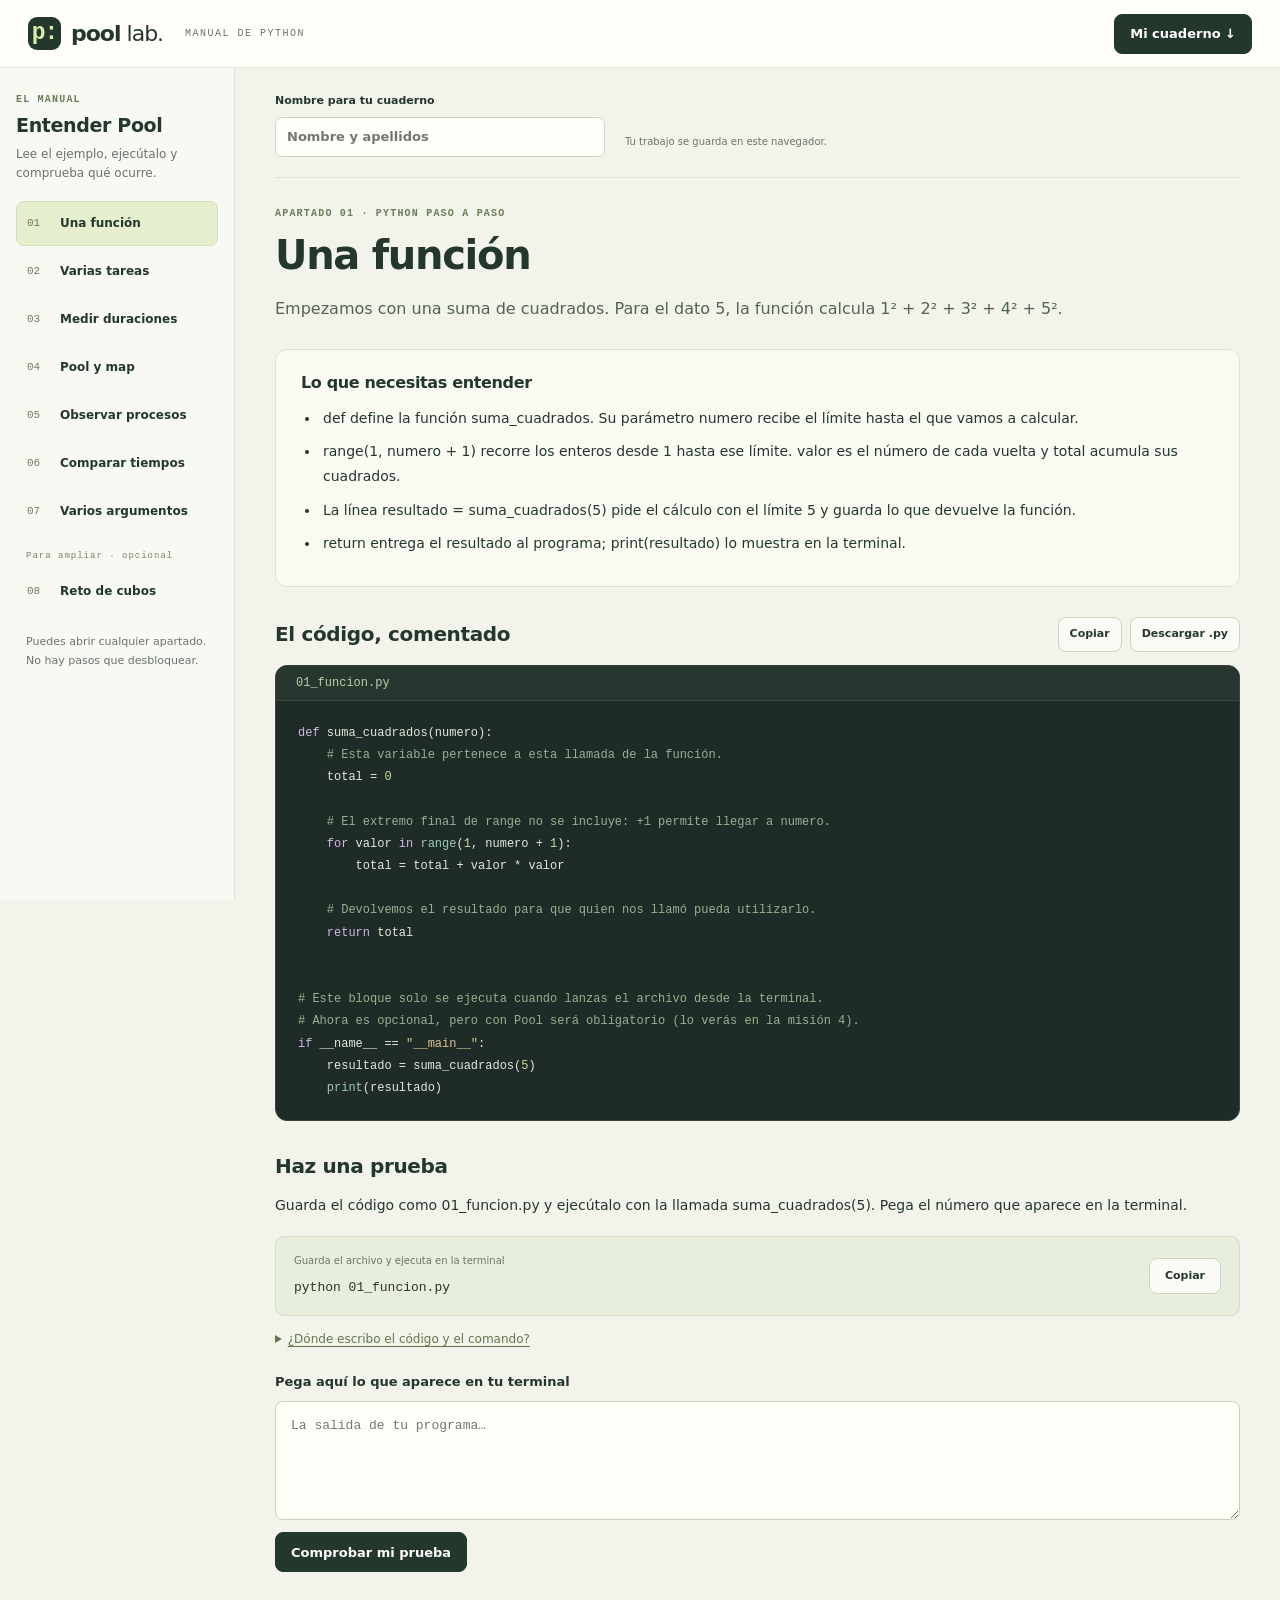
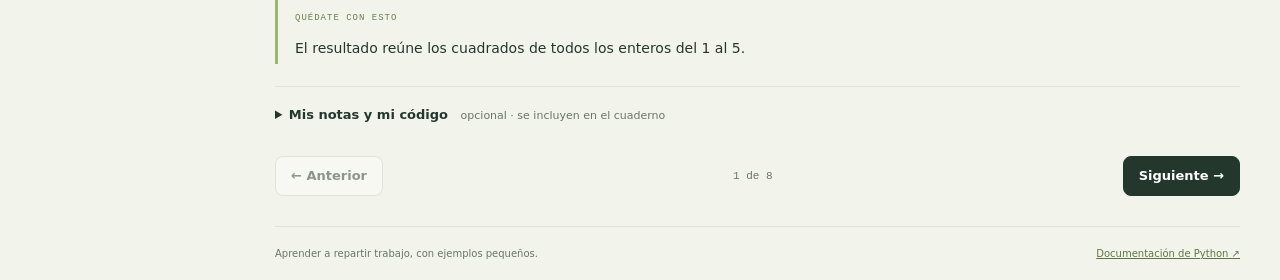
<file: 2627/20261023/index.html>
<!doctype html>
<html lang="es">
<head>
  <meta charset="utf-8">
  <meta name="viewport" content="width=device-width, initial-scale=1">
  <title>Pool Lab · Un manual sencillo de Python</title>
  <meta name="description" content="Entiende multiprocessing.Pool con explicaciones breves, código comentado y una prueba por apartado. Descarga tu cuaderno de trabajo.">
  <link rel="icon" href="./favicon.svg" type="image/svg+xml">
  <link rel="stylesheet" href="./manual.css?v=20261023-simple1">
</head>
<body>
  <a class="skip-link" href="#lesson">Saltar al contenido</a>
  <header class="topbar">
    <div class="brand-group"><button class="menu-toggle" id="menu-toggle" aria-expanded="false" aria-controls="sidebar">☰ Índice</button><a class="brand" href="./"><span class="brand-mark">p:</span> pool<span>lab.</span></a><span class="header-label">MANUAL DE PYTHON</span></div>
    <button class="button primary" id="notebook-button">Mi cuaderno ↓</button>
  </header>
  <button id="menu-backdrop" class="menu-backdrop" aria-label="Cerrar índice" hidden></button>
  <div class="layout">
    <aside class="sidebar" id="sidebar" aria-label="Índice del manual" tabindex="0">
      <p class="eyebrow">EL MANUAL</p><h2>Entender Pool</h2><p class="sidebar-intro">Lee el ejemplo, ejecútalo y comprueba qué ocurre.</p>
      <nav id="lesson-nav" aria-label="Apartados del manual"></nav>
      <p class="sidebar-note">Puedes abrir cualquier apartado.<br>No hay pasos que desbloquear.</p>
    </aside>
    <main id="lesson" class="main" tabindex="-1">
      <div class="identity"><label for="student-name">Nombre para tu cuaderno<input id="student-name" name="name" autocomplete="name" maxlength="80" placeholder="Nombre y apellidos"></label><p id="save-status" role="status">Tu trabajo se guarda en este navegador.</p></div>
      <header class="lesson-header"><p class="eyebrow" id="lesson-number"></p><h1 id="lesson-title"></h1><p id="lesson-intro" class="lead"></p></header>
      <section class="explanation" aria-labelledby="explanation-title"><h2 id="explanation-title">Lo que necesitas entender</h2><ul id="lesson-points"></ul></section>
      <section class="program" aria-labelledby="program-title"><div class="section-heading"><h2 id="program-title">El código, comentado</h2><div class="code-actions" id="code-actions"><button id="copy-code" class="button secondary">Copiar</button><button id="download-code" class="button secondary" aria-label="Descargar archivo Python">Descargar .py</button></div></div>
        <div class="code-panel" id="code-panel"><div class="file-bar" id="code-filename"></div><pre tabindex="0" aria-label="Código Python"><code id="lesson-code"></code></pre></div>
        <div class="challenge" id="code-challenge" hidden><p>Escribe tú el programa. Recupera la función del apartado 1 y sigue este encargo:</p><p id="challenge-instruction"></p><strong>Tu programa debe imprimir estas tres líneas:</strong><pre id="challenge-format"></pre><p>Los textos entre &lt; &gt; representan valores que calcula tu programa. No los imprimas literalmente.</p></div>
      </section>
      <section class="practice" aria-labelledby="practice-title"><h2 id="practice-title">Haz una prueba</h2><p id="practice-instruction"></p><div class="command"><div><small>Guarda el archivo y ejecuta en la terminal</small><code id="run-command"></code></div><button class="button secondary" id="copy-command" aria-label="Copiar comando de ejecución">Copiar</button></div>
        <details class="help"><summary>¿Dónde escribo el código y el comando?</summary><p>En VS Code, crea una carpeta y un archivo con el nombre indicado arriba. Escribe o pega el código y guarda con Ctrl + S. Abre <strong>Terminal → Nueva terminal</strong> en esa carpeta y escribe el comando.</p><p>Si tu equipo utiliza <code>py</code> o <code>python3</code>, cambia solo la palabra <code>python</code> del comando. Si ves <code>&gt;&gt;&gt;</code>, escribe <code>exit()</code> para volver a la terminal. Esta web comprueba el texto que pegas; Python se ejecuta en tu ordenador.</p></details>
        <label class="field-label" for="output-input">Pega aquí lo que aparece en tu terminal</label><textarea id="output-input" rows="4" maxlength="50000" spellcheck="false" placeholder="La salida de tu programa…"></textarea>
        <button class="button primary validate" id="check-button">Comprobar mi prueba</button><div id="output-feedback" class="feedback" role="status" aria-live="polite" hidden></div>
        <details class="history" id="attempt-history" hidden><summary id="history-title">Mis intentos anteriores</summary><div id="history-content"></div></details>
      </section>
      <div class="takeaway"><span>QUÉDATE CON ESTO</span><p id="lesson-observe"></p></div>
      <details class="notes"><summary>Mis notas y mi código <span>opcional · se incluyen en el cuaderno</span></summary><label class="field-label" for="notes-input">Qué he entendido o qué duda tengo</label><textarea id="notes-input" rows="3" maxlength="5000" placeholder="Puedes escribir una frase, una observación o una duda."></textarea><label class="field-label" for="actual-code-input">Mi código, si quiero incluirlo en la entrega</label><textarea id="actual-code-input" rows="6" maxlength="50000" spellcheck="false" placeholder="Pega aquí tu programa. Es especialmente útil en los apartados 3 y 8."></textarea></details>
      <nav class="page-navigation" aria-label="Cambiar de apartado"><button class="button secondary" id="previous-button">← Anterior</button><span id="page-position"></span><button class="button primary" id="next-button">Siguiente →</button></nav>
      <footer class="footer">Aprender a repartir trabajo, con ejemplos pequeños.<a href="https://docs.python.org/3/library/multiprocessing.html#module-multiprocessing.pool" target="_blank" rel="noopener noreferrer">Documentación de Python ↗</a></footer>
    </main>
  </div>
  <dialog id="notebook-dialog" aria-labelledby="notebook-title"><button class="close-button" id="close-notebook" aria-label="Cerrar cuaderno">×</button><p class="eyebrow">TU TRABAJO REUNIDO</p><h2 id="notebook-title">Mi cuaderno</h2><p id="notebook-intro"></p><p>Incluye tus pruebas, los errores que has corregido, tus notas y el código que hayas añadido. Puedes descargarlo en cualquier momento, aunque no hayas terminado todos los apartados.</p><div class="download-actions"><a id="pdf-download" class="button primary disabled" aria-disabled="true">Preparando PDF…</a><button id="html-download" class="button secondary">Descargar HTML imprimible</button></div><p id="pdf-status" class="muted" role="status"></p><p class="delivery-note">Abre el archivo, revisa tu nombre y súbelo a la tarea de Moodle.</p><details class="backup-options"><summary>Continuar en otro ordenador</summary><p>Guarda una copia JSON y recupérala después en esta misma página. Para entregar la tarea, utiliza el cuaderno PDF.</p><button class="button secondary" id="export-progress">Guardar copia JSON</button><label class="import-label" for="import-progress">Recuperar una copia JSON<input type="file" id="import-progress" accept=".json,application/json"></label><p id="import-status" role="status"></p><div id="import-confirmation" hidden><button class="button primary" id="confirm-import">Recuperar esta copia</button><button class="button secondary" id="cancel-import">Cancelar</button></div></details></dialog>
  <div class="toast" id="toast" role="status" hidden></div>
  <noscript>Activa JavaScript para ver los ejemplos y comprobar tus pruebas.</noscript>
  <script src="./vendor/pdf-lib.min.js" defer></script>
  <script type="module" src="./manual.js?v=20261023-simple2"></script>
</body></html>
</file>
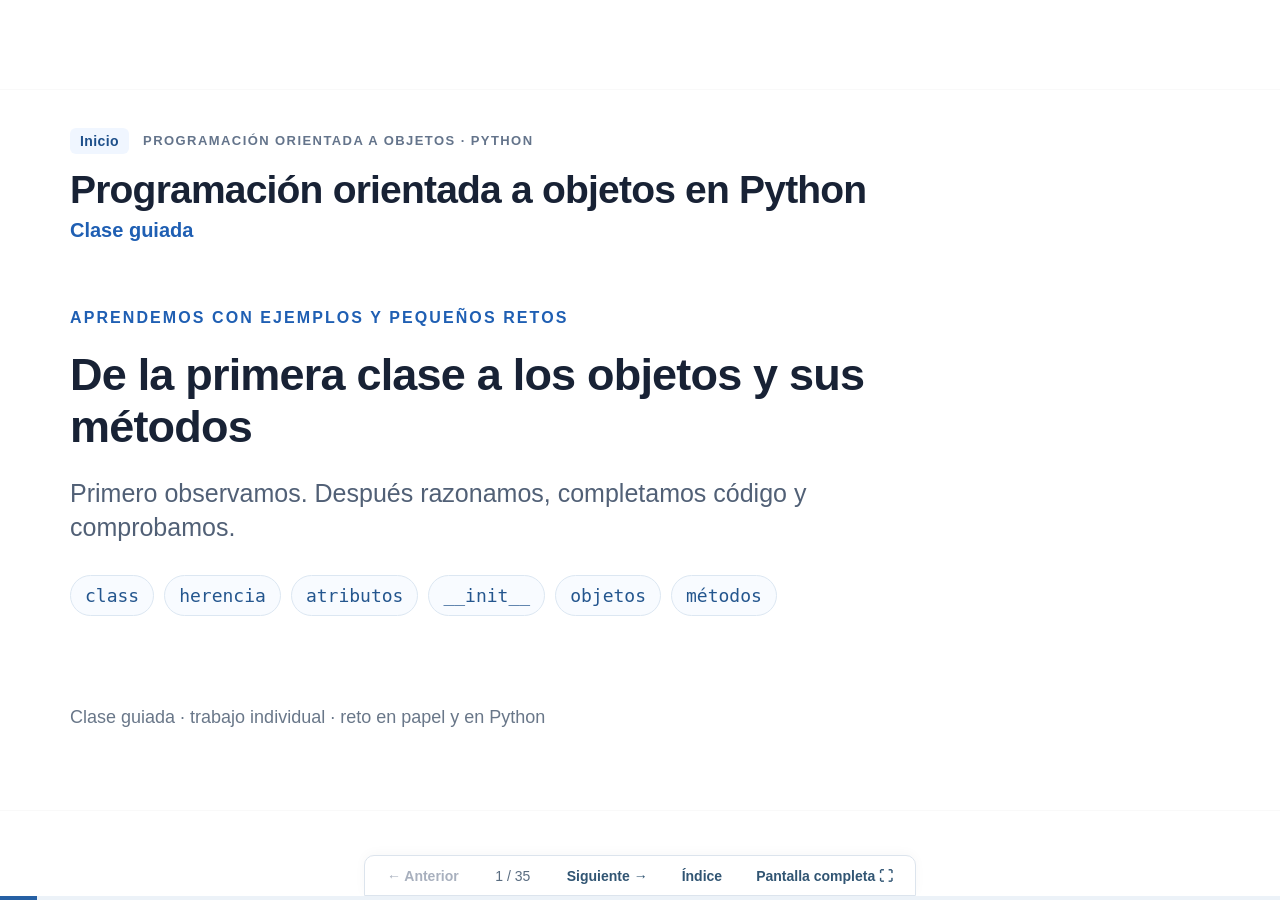
<file: 2627/20261105/index.html>
<!DOCTYPE html>

<html lang="es">
<head>
<meta charset="utf-8"/>
<meta content="width=device-width, initial-scale=1.0" name="viewport"/>
<meta content="Presentación para una clase guiada de Programación Orientada a Objetos en Python: clases, herencia, atributos, constructores, objetos, métodos y actividades." name="description"/>
<title>POO en Python · Clase guiada</title>
<style>
:root { --ink:#182235; --muted:#64748b; --line:#e2e8f0; --accent:#1f5fb3; --accent-light:#f2f7ff; --soft:#f8fafc; --good:#22765d; }
* { box-sizing:border-box; }
html,body { margin:0; padding:0; width:100%; height:100%; overflow:hidden; font-family:Arial,"Helvetica Neue",Helvetica,sans-serif; background:#fff; color:var(--ink); }
button { font-family:inherit; }
code,pre { font-family:Consolas,"Liberation Mono",Menlo,monospace; }
#stage { position:absolute; left:50%; top:50%; width:1280px; height:720px; transform:translate(-50%,-50%) scale(var(--scale,1)); transform-origin:center center; overflow:hidden; background:white; box-shadow:0 0 1px #ddd; }
.slide { position:absolute; inset:0; display:none; padding:36px 70px 67px; background:#fff; overflow:hidden; }
.slide.active { display:flex; flex-direction:column; }
.slide-header { flex:0 0 auto; }
.chapter-row { display:flex; align-items:center; gap:14px; min-height:29px; }
.chapter-badge { font-weight:700; font-size:14px; letter-spacing:.03em; color:#1d4f8a; padding:5px 10px; background:#f0f6ff; border-radius:6px; }
.course-name {font-size:13px; font-weight:700; letter-spacing:.11em; color:var(--muted);}
h1 { font-size:39px; line-height:1.15; font-weight:650; letter-spacing:-.8px; margin:13px 0 6px; }
.slide-phase { color:var(--accent); font-size:20px; font-weight:650; margin:0 0 20px; padding:0 0 12px; border-bottom:2px solid #e8eef8; }
.slide-content { flex:1 1 auto; min-height:0; width:100%; display:flex; flex-direction:column; gap:16px; justify-content:flex-start; overflow:hidden; }
.slide-footer { display:none; position:absolute; bottom:25px; left:70px; right:70px; align-items:center; justify-content:space-between; font-size:12px; color:#8a95a8; border-top:1px solid #edf1f7; padding-top:11px; letter-spacing:.07em; }
.slide-footer__right { color:var(--ink); font-size:14px; font-weight:700; letter-spacing:0; }
.lead { font-size:24px; line-height:1.35; font-weight:400; margin:0; }
.lead strong,.lead code { font-weight:700; }
.lead code,.task-heading code { color:#184f94; }
.mini-label,.muted-kicker { letter-spacing:.1em; color:var(--muted); text-transform:uppercase; font-size:13px; font-weight:700; margin-bottom:12px; }
.two-cols { display:grid; grid-template-columns:1fr 1fr; gap:20px; align-items:start; }
.two-cols.align-center { align-items:center; }
.two-cols > div {min-width:0;}
.info-card,.small-card { border:1px solid var(--line); background:var(--soft); border-radius:12px; padding:22px 25px; font-size:21px; line-height:1.45; }
.info-card p {margin:0 0 11px;} .info-card p:last-child {margin-bottom:0;}
.focus-card {background:#f5f9ff; border-color:#dce9fc;}
.note-card { background:#f8fbff; border-left:5px solid #7ca8df; padding:14px 18px; font-size:18px; }
.hint-card {background:#f8fbff; border-left:5px solid #7ca8df; padding:12px 18px; font-size:18px;}
.big-concept { font-family:Consolas,monospace; font-size:30px; color:#1d4f8a; font-weight:700; margin-bottom:13px; }
.big-concept.small {font-size:28px;}
.card-sub {font-size:19px; line-height:1.45; color:#4b5c71;}
.clean-list {list-style:none; margin:0; padding:0; display:flex; flex-direction:column; gap:10px;}
.clean-list li {padding-left:19px; position:relative;}
.clean-list li:before {content:'•'; position:absolute; left:0; color:#3471bd; font-weight:700;}
.compact-list {gap:7px;}
.small-card {height:100%; background:#fff; padding:24px 27px;}
.small-card__title {color:#1f5fb3; font-size:21px; font-weight:700; margin-bottom:15px;}
.property {display:flex; justify-content:space-between; padding:9px 0; border-bottom:1px solid #e8eef5; font-family:Consolas,monospace; font-size:20px;}
.property span {font-family:Arial,sans-serif;color:#677487;}
.code-frame { border:1px solid #dce4ee; border-radius:12px; overflow:hidden; background:#f8fafc; flex:0 0 auto; }
.code-frame__bar {height:33px; background:#f1f5f9; border-bottom:1px solid #e2e8f0; display:flex; align-items:center; gap:6px; padding:0 15px;}
.code-dot {width:8px; height:8px; border-radius:50%; background:#bdc9d8;}
.code-name {font-size:12px; font-family:Arial,sans-serif; color:#64748b; margin-left:auto; letter-spacing:.07em;}
pre {white-space:pre; font-size:23px; line-height:1.49; margin:0; tab-size:4; overflow:visible; }
.code-frame pre {padding:17px 24px; color:#182335;}
.code-frame--compact pre {font-size:18px; line-height:1.22; padding:10px 20px;}
.code-frame .k,.code-frame .kn {color:#205aab; font-weight:700;}
.code-frame .nc,.code-frame .nf {color:#00648f;}
.code-frame .s,.code-frame .s2,.code-frame .sa,.code-frame .si {color:#8f4d24;}
.code-frame .c1 {color:#64748b; font-style:italic;}
.code-frame .mi {color:#6a47a1;}
.code-frame .bp {color:#145a7a; font-weight:700;}
.output-card {border:1px solid #d7e8df; border-radius:12px; background:#fbfdfb; overflow:hidden; padding:14px 18px; min-width:0;}
.output-card pre {font-size:20px; line-height:1.4; white-space:pre-wrap;}
.output-label {font-size:13px; font-weight:700; color:#22765d; letter-spacing:.08em; text-transform:uppercase; margin-bottom:10px;}
.question-block {margin:18px 0 0;}
.talk-tag {font-size:14px; font-weight:700; color:var(--accent); letter-spacing:.13em;}
.question-text {font-size:35px; line-height:1.28; font-weight:650; max-width:1080px; margin:18px 0; letter-spacing:-.4px;}
.question-text code { color:#195390; font-weight:650;}
.guided-prompt {font-size:21px; color:#627087; line-height:1.4; margin:12px 0 4px;}
.task-heading { display:flex; align-items:flex-start; gap:14px; font-size:22px; line-height:1.35; }
.task-num {flex:0 0 auto; background:#eaf2ff; color:#225eaa; border-radius:6px; font-size:13px; font-weight:700; letter-spacing:.08em; padding:7px 11px; white-space:nowrap; margin-top:2px;}
.task-heading p {margin:0;}
.guide-card {padding:18px 24px;}
.steps {margin:0; padding:0 0 0 32px; font-size:21px; line-height:1.42;}
.steps li {padding:0 0 8px 8px;}
.steps li:last-child {padding-bottom:0;}
.steps li::marker {font-weight:700; color:#195da8;}
.reveal-wrap { width:100%; min-height:0; }
.reveal-btn {font-size:17px; font-weight:700; color:#1e578f; padding:12px 18px; border:1px solid #b9d4ef; border-radius:8px; background:#f5faff; cursor:pointer; display:inline-flex; gap:20px; align-items:center;}
.reveal-btn:hover {background:#eaf3ff;}
.reveal-btn:focus-visible {outline:3px solid #7aa4e6; outline-offset:3px;}
.reveal-btn span {font-size:23px; line-height:15px;}
.reveal-content {margin-top:12px; padding:14px 18px; background:#fbfdfd; border:1px solid #dce8ef; border-radius:10px; font-size:19px; line-height:1.38;}
.reveal-content[hidden] {display:none;}
.reveal-close {display:none;position:absolute;right:14px;top:12px;border:1px solid #d6e1ec;border-radius:6px;font-size:21px;color:#52647b;background:white;width:33px;height:32px;cursor:pointer;}
.check-slide .reveal-content, .ticket-slide .reveal-content {position:absolute;left:70px;right:70px;top:181px;bottom:61px;margin:0;z-index:30;overflow:auto;background:#fff;padding:20px 24px;border:2px solid #c8ddef;box-shadow:0 10px 40px rgba(37,68,100,.14);}
.check-slide .reveal-close, .ticket-slide .reveal-close {display:block;}
.reveal-content__title {font-weight:700; font-size:17px; color:#195b8a; margin-bottom:8px;}
.reveal-content p {margin:0;}
.reveal-content .code-frame pre {font-size:20px; line-height:1.25; padding:8px 16px;}
.reveal-content .code-frame__bar {height:25px;}
.reveal-content .why {margin-top:8px; font-size:18px;}
.reveal-content .output-card {padding:9px 14px; margin-top:10px;}
.reveal-content .output-card pre {font-size:18px;}
.reveal-content .output-label {margin-bottom:5px;}
.inherit-diagram {padding:4px 40px; display:flex; align-items:center; flex-direction:column;}
.diagram-node {border:2px solid #99bce1; background:#f3f8ff; color:#174e94; border-radius:10px; padding:14px 48px; font-size:26px; font-weight:700; min-width:240px; text-align:center;}
.diagram-node small {display:block; font-weight:400; font-size:14px; margin-top:3px; color:#60778d;}
.child-node {border-color:#9dcbb6; background:#f4fcf8; color:#1c694b;}
.diagram-connector {font-size:27px; color:#65788d; line-height:1.1; text-align:center;}
.diagram-connector span {display:block; font-size:14px; color:#738299;}
.transfer {display:flex; align-items:center; gap:13px; font-size:18px;}
.transfer>div {background:#fff; border:1px solid #dce7f4; border-radius:8px; padding:12px 8px; flex:1; text-align:center;}
.transfer strong {display:block; white-space:nowrap; color:#144d91; font-family:Consolas,monospace;}
.transfer small {display:block; font-size:12px; margin-top:3px; color:#708095;}
.transfer>b {color:#1c619e; font-size:27px;}
.object-diagram {max-width:950px; margin:9px auto; width:100%;}
.template-box {background:#f4f7fb; border:1px solid #bccddd; border-radius:10px; padding:18px; font-size:24px; font-weight:700; text-align:center;}
.template-box span {display:block; font-size:18px; font-weight:400; color:#718096; padding-top:4px;}
.branches {display:flex; justify-content:space-around; font-size:30px; color:#7891a8; padding:4px 0;}
.object-boxes {display:grid; grid-template-columns:1fr 1fr; gap:25px;}
.object-box {background:#fff; border:2px solid #d5e4f1; border-radius:10px; padding:20px 30px; font-size:19px;}
.object-box b {display:block; color:#1e588f; font-size:23px; margin-bottom:10px;}
.object-box span {display:block; margin:5px 0;}
.method-example {display:flex; align-items:center; justify-content:center; gap:0; margin:45px auto 8px; font:700 46px Consolas,monospace;}
.method-object {color:#1d4f8b; background:#edf4ff; padding:6px 12px; border-radius:7px;}
.method-dot {color:#697789; padding:0 5px;}
.method-name {color:#22745b; background:#eefbf5; padding:6px 9px; border-radius:7px;}
.method-parentheses {color:#495b75; padding:0 6px;}
.legend-row {display:flex;justify-content:center;gap:40px; color:#6e7b8b; font-size:17px; margin-bottom:23px;}
.test-banner {background:#f0faf3; border:1px solid #c7e4d0; border-radius:10px; padding:18px 25px; color:#195c3a; font-size:23px;}
.bottom-emphasis {margin-top:auto; color:#20568f; border-top:1px solid #e3eaf3; padding-top:15px; font-size:22px; font-weight:700;}
.checklist {display:flex; flex-direction:column; gap:12px;}
.checklist label {font-size:20px; padding:13px 15px; border:1px solid var(--line); border-radius:9px; display:flex; align-items:center; gap:12px; cursor:pointer; background:#fafcff;}
.checklist input {width:23px; height:23px; accent-color:#1d67a3;}
.exit-questions {display:flex; flex-direction:column; gap:14px;}
.exit-questions>div {display:flex;align-items:center; gap:17px; padding:14px 18px; border:1px solid #dfe7ef; background:#fff; border-radius:10px; font-size:22px;}
.exit-questions b {background:#eaf2ff; color:#195592; width:36px; height:36px; display:grid; place-items:center; border-radius:8px; flex-shrink:0;}
.answer-list {margin:0; padding:0 0 0 25px; font-size:19px; line-height:1.4;}
.cover .slide-header {border:0;}
.cover .slide-phase {border:0;}
.cover-main {margin:35px 0 0;}
.cover-eyebrow {font-size:16px; font-weight:700; letter-spacing:.13em; color:var(--accent);}
.cover-main h2 {font-size:45px; letter-spacing:-.8px; max-width:850px; line-height:1.15; font-weight:650; margin:22px 0;}
.cover-main p {font-size:25px; color:#516076; max-width:900px; line-height:1.35;}
.pill-row {display:flex; gap:10px; flex-wrap:wrap; margin-top:30px;}
.pill-row span {padding:9px 14px; border:1px solid #dce7f2; border-radius:30px; background:#f8fbff; color:#24568e; font-family:Consolas,monospace; font-size:18px;}
.cover-bottom {font-size:18px; color:#697789; margin-top:auto; padding-bottom:15px;}
.closing {display:flex; flex-direction:column; align-items:center; text-align:center; margin:35px auto 0; gap:27px; width:100%;}
.closing-label {letter-spacing:.1em; font-size:18px; color:#225e9b; font-weight:700;}
.closing-flow {display:flex; flex-wrap:wrap; justify-content:center; align-items:center; gap:12px;}
.closing-flow span {background:#f1f6ff; border:1px solid #dfebf9; color:#245284; border-radius:8px; padding:14px 18px; font-size:18px; font-weight:700;}
.closing-flow b {font-size:26px; color:#7790ac;}
.closing p {font-size:27px; margin:0;}
.small-end {font-size:19px; color:#66768a;}
#controls {position:absolute; top:auto; bottom:0; width:100%; z-index:100; height:49px; display:flex; justify-content:center; align-items:center; pointer-events:none;}
.controls-inner {pointer-events:auto; display:flex; background:#fff; border:1px solid #dce4ed; border-radius:10px 10px 0 0; padding:5px 10px 4px; gap:10px; box-shadow:0 -2px 12px rgba(0,0,0,.03);}
.control-btn {cursor:pointer; border:0; background:#fff; color:#315573; font-size:14px; font-weight:700; padding:7px 12px; border-radius:6px; white-space:nowrap;}
.control-btn:hover {background:#eef4ff;}
.control-btn:focus-visible {outline:3px solid #9cc4ed; outline-offset:2px;}
.control-btn:disabled {color:#a8b0be;cursor:default;background:#fff;}
#current-slide {font-size:14px; color:#596c80; min-width:64px; text-align:center; align-self:center;}
#progress-wrap {position:absolute; bottom:0; height:4px; width:100%; background:#ecf2f8; z-index:120;}
#progress {height:4px; width:0; background:#2660a4; transition:width .17s ease;}
#overlay {position:fixed; inset:0; background:rgba(15,23,42,.25); z-index:300; display:none; align-items:center; justify-content:center;}
#overlay.open {display:flex;}
.overlay-dialog {width:min(760px,90vw); max-height:min(85vh,750px); background:#fff; border-radius:14px; padding:26px 30px; overflow:auto; box-shadow:0 20px 45px rgba(0,0,0,.18);}
.overlay-header {display:flex; align-items:center; justify-content:space-between;}
.overlay-header h2 {font-size:27px; margin:0;}
#close-overlay {border:1px solid #dae2eb; background:#fff; font-size:25px; cursor:pointer; width:35px; height:35px; border-radius:6px;}
.overlay-sub {font-size:15px; color:#66768c; margin:12px 0 20px;}
.chapter-option {width:100%; border:1px solid #e3e9f0; background:#fff; text-align:left; display:flex; align-items:center; gap:14px; padding:12px 16px; margin:6px 0; border-radius:8px; font-size:17px; cursor:pointer; color:var(--ink);}
.chapter-option:hover {background:#f3f8ff;}
.chapter-option span:first-child {background:#eaf1fc; color:#1f5c9c; font-size:15px; min-width:37px; padding:4px 6px; border-radius:6px; text-align:center; font-weight:700;}
.chapter-option small {margin-left:auto; color:#7a899a;}
.foothelp {font-size:14px; color:#7a8798; margin-top:20px;}
@media (prefers-reduced-motion:reduce) { #progress {transition:none;} }
@media print {
  @page {size: 16in 9in; margin:0;}
  html,body {width:auto; height:auto; overflow:visible; background:#fff;}
  #stage {position:static; left:auto; top:auto; width:16in; height:auto; transform:none!important; box-shadow:none; overflow:visible;}
  .slide {display:flex!important; position:relative; padding:36px 70px 67px; width:16in; height:9in; break-after:page; page-break-after:always;}
  .slide-footer {bottom:25px;}
  .reveal-content[hidden] {display:block;}
  .reveal-btn,#controls,#progress-wrap,#overlay {display:none!important;}
}
</style>
</head>
<body>
<main aria-label="Presentación: Programación Orientada a Objetos en Python" id="stage">
<section aria-hidden="true" aria-label="Diapositiva 1: Programación orientada a objetos en Python, Clase guiada" class="slide cover" data-block="Inicio" id="slide-1">
<header class="slide-header">
<div class="chapter-row"><span class="chapter-badge">Inicio</span><span class="course-name">PROGRAMACIÓN ORIENTADA A OBJETOS · PYTHON</span></div>
<h1>Programación orientada a objetos en Python</h1>
<div class="slide-phase">Clase guiada</div>
</header>
<div class="slide-content"><div class="cover-main"><div class="cover-eyebrow">APRENDEMOS CON EJEMPLOS Y PEQUEÑOS RETOS</div><h2>De la primera clase a los objetos y sus métodos</h2><p>Primero observamos. Después razonamos, completamos código y comprobamos.</p><div class="pill-row"><span>class</span><span>herencia</span><span>atributos</span><span>__init__</span><span>objetos</span><span>métodos</span></div></div><div class="cover-bottom">Clase guiada · trabajo individual · reto en papel y en Python</div></div>
<footer class="slide-footer"><div class="slide-footer__left">CLASE GUIADA · EXPLICACIÓN → EJEMPLO → PREGUNTA → ACTIVIDAD</div><span class="slide-footer__right">1 / 35</span></footer>
</section><section aria-hidden="true" aria-label="Diapositiva 2: 1. Declaración de una clase, Explicación del profesor" class="slide" data-block="1" id="slide-2">
<header class="slide-header">
<div class="chapter-row"><span class="chapter-badge">1</span><span class="course-name">PROGRAMACIÓN ORIENTADA A OBJETOS · PYTHON</span></div>
<h1>1. Declaración de una clase</h1>
<div class="slide-phase">Explicación del profesor</div>
</header>
<div class="slide-content"><p class="lead">Una <strong>clase</strong> es una plantilla que utilizamos para crear objetos.</p><div class="two-cols"><div><div class="info-card"><div class="mini-label">REGLAS DE DECLARACIÓN</div><ul class="clean-list"><li>Escribimos <code>class</code>.</li><li>Indicamos el nombre: <code>Profesor</code>.</li><li>Añadimos dos puntos: <code>:</code>.</li><li>El contenido de la clase va indentado.</li></ul></div></div><div><div class="info-card focus-card"><div class="big-concept">class Profesor:</div><p class="card-sub">Si aún no hay instrucciones, colocamos <code>pass</code> para dejar la clase vacía.</p></div></div></div></div>
<footer class="slide-footer"><div class="slide-footer__left">CLASE GUIADA · EXPLICACIÓN → EJEMPLO → PREGUNTA → ACTIVIDAD</div><span class="slide-footer__right">2 / 35</span></footer>
</section><section aria-hidden="true" aria-label="Diapositiva 3: 1. Declaración de una clase, Ejemplo del profesor" class="slide" data-block="1" id="slide-3">
<header class="slide-header">
<div class="chapter-row"><span class="chapter-badge">1</span><span class="course-name">PROGRAMACIÓN ORIENTADA A OBJETOS · PYTHON</span></div>
<h1>1. Declaración de una clase</h1>
<div class="slide-phase">Ejemplo del profesor</div>
</header>
<div class="slide-content"><p class="lead">Declaramos una clase <strong>Profesor</strong> sin atributos ni métodos por el momento.</p><div class="code-frame"><div class="code-frame__bar"><span class="code-dot"></span><span class="code-dot"></span><span class="code-dot"></span><span class="code-name">Python</span></div><pre><code><span class="k">class</span><span class="w"> </span><span class="nc">Profesor</span><span class="p">:</span>
    <span class="k">pass</span></code></pre></div><div class="info-card note-card"><strong>Observa:</strong> <code>pass</code> no realiza ninguna acción. Permite que el bloque no esté vacío.</div></div>
<footer class="slide-footer"><div class="slide-footer__left">CLASE GUIADA · EXPLICACIÓN → EJEMPLO → PREGUNTA → ACTIVIDAD</div><span class="slide-footer__right">3 / 35</span></footer>
</section><section aria-hidden="true" aria-label="Diapositiva 4: 1. Declaración de una clase, Pregunta al alumnado" class="slide" data-block="1" id="slide-4">
<header class="slide-header">
<div class="chapter-row"><span class="chapter-badge">1</span><span class="course-name">PROGRAMACIÓN ORIENTADA A OBJETOS · PYTHON</span></div>
<h1>1. Declaración de una clase</h1>
<div class="slide-phase">Pregunta al alumnado</div>
</header>
<div class="slide-content"><div class="question-block"><span class="talk-tag">PIENSA · EXPLICA · CONTRASTA</span><p class="question-text">¿Qué ocurrirá si borramos <code>pass</code> y dejamos la clase sin ninguna instrucción?</p><p class="guided-prompt">Primero responde sin ejecutar. Después, compruébalo en el intérprete de Python.</p></div><div class="reveal-wrap"><button aria-expanded="false" class="reveal-btn" type="button">Ver respuesta orientativa<span aria-hidden="true">＋</span></button><div class="reveal-content" hidden=""><button aria-label="Ocultar solución" class="reveal-close" type="button">×</button><div class="reveal-content__title">Para comentar después</div><p>Python mostrará un <code>IndentationError</code>, porque después de <code>class Profesor:</code> espera un bloque de instrucciones indentado.</p></div></div></div>
<footer class="slide-footer"><div class="slide-footer__left">CLASE GUIADA · EXPLICACIÓN → EJEMPLO → PREGUNTA → ACTIVIDAD</div><span class="slide-footer__right">4 / 35</span></footer>
</section><section aria-hidden="true" aria-label="Diapositiva 5: 1. Declaración de una clase, Actividad" class="slide" data-block="1" id="slide-5">
<header class="slide-header">
<div class="chapter-row"><span class="chapter-badge">1</span><span class="course-name">PROGRAMACIÓN ORIENTADA A OBJETOS · PYTHON</span></div>
<h1>1. Declaración de una clase</h1>
<div class="slide-phase">Actividad</div>
</header>
<div class="slide-content"><div class="task-heading"><span class="task-num">TU TURNO</span><p>Completa la palabra reservada necesaria para declarar la clase <code>Profesor</code>.</p></div><div class="code-frame"><div class="code-frame__bar"><span class="code-dot"></span><span class="code-dot"></span><span class="code-dot"></span><span class="code-name">Python</span></div><pre><code><span class="n">_____</span> <span class="n">Profesor</span><span class="p">:</span>
    <span class="k">pass</span></code></pre></div><div class="info-card hint-card"><strong>Pista:</strong> La palabra clave para definir una clase tiene cinco letras.</div></div>
<footer class="slide-footer"><div class="slide-footer__left">CLASE GUIADA · EXPLICACIÓN → EJEMPLO → PREGUNTA → ACTIVIDAD</div><span class="slide-footer__right">5 / 35</span></footer>
</section><section aria-hidden="true" aria-label="Diapositiva 6: 2. Herencia: extender una clase, Explicación del profesor" class="slide" data-block="2" id="slide-6">
<header class="slide-header">
<div class="chapter-row"><span class="chapter-badge">2</span><span class="course-name">PROGRAMACIÓN ORIENTADA A OBJETOS · PYTHON</span></div>
<h1>2. Herencia: extender una clase</h1>
<div class="slide-phase">Explicación del profesor</div>
</header>
<div class="slide-content"><p class="lead">Una clase puede <strong>heredar</strong> de otra: reutilizar sus características y comportamientos.</p><div class="two-cols align-center"><div class="inherit-diagram"><div class="diagram-node parent-node">Vehiculo <small>clase padre</small></div><div class="diagram-connector">↓ <span>hereda de</span></div><div class="diagram-node child-node">Coche <small>clase hija</small></div></div><div><div class="info-card"><p>Un <strong>coche</strong> es un tipo de <strong>vehículo</strong>.</p><p>En Python indicamos la clase padre <strong>entre paréntesis</strong> después del nombre de la clase hija.</p></div></div></div></div>
<footer class="slide-footer"><div class="slide-footer__left">CLASE GUIADA · EXPLICACIÓN → EJEMPLO → PREGUNTA → ACTIVIDAD</div><span class="slide-footer__right">6 / 35</span></footer>
</section><section aria-hidden="true" aria-label="Diapositiva 7: 2. Herencia: extender una clase, Ejemplo del profesor" class="slide" data-block="2" id="slide-7">
<header class="slide-header">
<div class="chapter-row"><span class="chapter-badge">2</span><span class="course-name">PROGRAMACIÓN ORIENTADA A OBJETOS · PYTHON</span></div>
<h1>2. Herencia: extender una clase</h1>
<div class="slide-phase">Ejemplo del profesor</div>
</header>
<div class="slide-content"><p class="lead"><code>Coche</code> extiende a <code>Vehiculo</code>. Por ahora las dos clases están vacías.</p><div class="code-frame"><div class="code-frame__bar"><span class="code-dot"></span><span class="code-dot"></span><span class="code-dot"></span><span class="code-name">Python</span></div><pre><code><span class="k">class</span><span class="w"> </span><span class="nc">Vehiculo</span><span class="p">:</span>
    <span class="k">pass</span>

<span class="k">class</span><span class="w"> </span><span class="nc">Coche</span><span class="p">(</span><span class="n">Vehiculo</span><span class="p">):</span>
    <span class="k">pass</span></code></pre></div><div class="info-card note-card"><strong>Lee la segunda declaración:</strong> “Coche hereda de Vehiculo”.</div></div>
<footer class="slide-footer"><div class="slide-footer__left">CLASE GUIADA · EXPLICACIÓN → EJEMPLO → PREGUNTA → ACTIVIDAD</div><span class="slide-footer__right">7 / 35</span></footer>
</section><section aria-hidden="true" aria-label="Diapositiva 8: 2. Herencia: extender una clase, Pregunta al alumnado" class="slide" data-block="2" id="slide-8">
<header class="slide-header">
<div class="chapter-row"><span class="chapter-badge">2</span><span class="course-name">PROGRAMACIÓN ORIENTADA A OBJETOS · PYTHON</span></div>
<h1>2. Herencia: extender una clase</h1>
<div class="slide-phase">Pregunta al alumnado</div>
</header>
<div class="slide-content"><div class="question-block"><span class="talk-tag">PIENSA · EXPLICA · CONTRASTA</span><p class="question-text">Si queremos una clase <code>Moto</code>, ¿qué clase debería aparecer entre paréntesis?</p><p class="guided-prompt">Explícalo como una relación “es un tipo de…”.</p></div><div class="reveal-wrap"><button aria-expanded="false" class="reveal-btn" type="button">Ver respuesta orientativa<span aria-hidden="true">＋</span></button><div class="reveal-content" hidden=""><button aria-label="Ocultar solución" class="reveal-close" type="button">×</button><div class="reveal-content__title">Para comentar después</div><p><code>Moto(Vehiculo)</code>, porque una moto es un tipo de vehículo. En este ejemplo, la herencia se ve en la declaración; <code>Vehiculo</code> aún no aporta métodos ni datos porque contiene <code>pass</code>.</p></div></div></div>
<footer class="slide-footer"><div class="slide-footer__left">CLASE GUIADA · EXPLICACIÓN → EJEMPLO → PREGUNTA → ACTIVIDAD</div><span class="slide-footer__right">8 / 35</span></footer>
</section><section aria-hidden="true" aria-label="Diapositiva 9: 2. Herencia: extender una clase, Actividad" class="slide" data-block="2" id="slide-9">
<header class="slide-header">
<div class="chapter-row"><span class="chapter-badge">2</span><span class="course-name">PROGRAMACIÓN ORIENTADA A OBJETOS · PYTHON</span></div>
<h1>2. Herencia: extender una clase</h1>
<div class="slide-phase">Actividad</div>
</header>
<div class="slide-content"><div class="task-heading"><span class="task-num">TU TURNO</span><p>Completa la clase padre de <code>Moto</code>.</p></div><div class="code-frame"><div class="code-frame__bar"><span class="code-dot"></span><span class="code-dot"></span><span class="code-dot"></span><span class="code-name">Python</span></div><pre><code><span class="k">class</span><span class="w"> </span><span class="nc">Vehiculo</span><span class="p">:</span>
    <span class="k">pass</span>

<span class="k">class</span><span class="w"> </span><span class="nc">Moto</span><span class="p">(</span><span class="n">________</span><span class="p">):</span>
    <span class="k">pass</span></code></pre></div><div class="info-card hint-card"><strong>Pista:</strong> Utiliza exactamente el nombre de la clase que ya hemos definido arriba.</div></div>
<footer class="slide-footer"><div class="slide-footer__left">CLASE GUIADA · EXPLICACIÓN → EJEMPLO → PREGUNTA → ACTIVIDAD</div><span class="slide-footer__right">9 / 35</span></footer>
</section><section aria-hidden="true" aria-label="Diapositiva 10: 3. Declaración de atributos, Explicación del profesor" class="slide" data-block="3" id="slide-10">
<header class="slide-header">
<div class="chapter-row"><span class="chapter-badge">3</span><span class="course-name">PROGRAMACIÓN ORIENTADA A OBJETOS · PYTHON</span></div>
<h1>3. Declaración de atributos</h1>
<div class="slide-phase">Explicación del profesor</div>
</header>
<div class="slide-content"><p class="lead">Los <strong>atributos</strong> son las características o los datos que describen a un objeto.</p><div class="two-cols"><div><div class="small-card"><div class="small-card__title">Alumno</div><div><div class="property">nombre <span>“Ana”</span></div><div class="property">edad <span>18</span></div></div></div></div><div><div class="info-card"><div class="mini-label">TIPOS DE DATOS</div><ul class="clean-list"><li><code>str</code> = texto.</li><li><code>int</code> = número entero.</li></ul><p class="card-sub">Podemos anotar el tipo con <code>:</code>, aunque Python no lo exige.</p></div></div></div></div>
<footer class="slide-footer"><div class="slide-footer__left">CLASE GUIADA · EXPLICACIÓN → EJEMPLO → PREGUNTA → ACTIVIDAD</div><span class="slide-footer__right">10 / 35</span></footer>
</section><section aria-hidden="true" aria-label="Diapositiva 11: 3. Declaración de atributos, Ejemplo del profesor" class="slide" data-block="3" id="slide-11">
<header class="slide-header">
<div class="chapter-row"><span class="chapter-badge">3</span><span class="course-name">PROGRAMACIÓN ORIENTADA A OBJETOS · PYTHON</span></div>
<h1>3. Declaración de atributos</h1>
<div class="slide-phase">Ejemplo del profesor</div>
</header>
<div class="slide-content"><p class="lead">Declaramos los atributos que esperamos en los objetos de la clase <code>Alumno</code>.</p><div class="code-frame"><div class="code-frame__bar"><span class="code-dot"></span><span class="code-dot"></span><span class="code-dot"></span><span class="code-name">Python</span></div><pre><code><span class="k">class</span><span class="w"> </span><span class="nc">Alumno</span><span class="p">:</span>
    <span class="n">nombre</span><span class="p">:</span> <span class="nb">str</span>
    <span class="n">edad</span><span class="p">:</span> <span class="nb">int</span></code></pre></div><div class="info-card note-card"><strong>Importante:</strong> las anotaciones de tipo no asignan valores a cada objeto. Lo haremos en <code>__init__</code>.</div></div>
<footer class="slide-footer"><div class="slide-footer__left">CLASE GUIADA · EXPLICACIÓN → EJEMPLO → PREGUNTA → ACTIVIDAD</div><span class="slide-footer__right">11 / 35</span></footer>
</section><section aria-hidden="true" aria-label="Diapositiva 12: 3. Declaración de atributos, Pregunta al alumnado" class="slide" data-block="3" id="slide-12">
<header class="slide-header">
<div class="chapter-row"><span class="chapter-badge">3</span><span class="course-name">PROGRAMACIÓN ORIENTADA A OBJETOS · PYTHON</span></div>
<h1>3. Declaración de atributos</h1>
<div class="slide-phase">Pregunta al alumnado</div>
</header>
<div class="slide-content"><div class="question-block"><span class="talk-tag">PIENSA · EXPLICA · CONTRASTA</span><p class="question-text">Si añadimos el DNI de un alumno, ¿usarías <code>str</code> o <code>int</code>? ¿Por qué?</p><p class="guided-prompt">Piensa si vamos a realizar operaciones matemáticas con ese dato.</p></div><div class="reveal-wrap"><button aria-expanded="false" class="reveal-btn" type="button">Ver respuesta orientativa<span aria-hidden="true">＋</span></button><div class="reveal-content" hidden=""><button aria-label="Ocultar solución" class="reveal-close" type="button">×</button><div class="reveal-content__title">Para comentar después</div><p>Utilizamos <code>str</code>. El DNI funciona como un identificador, no como una cantidad; además puede contener letras.</p></div></div></div>
<footer class="slide-footer"><div class="slide-footer__left">CLASE GUIADA · EXPLICACIÓN → EJEMPLO → PREGUNTA → ACTIVIDAD</div><span class="slide-footer__right">12 / 35</span></footer>
</section><section aria-hidden="true" aria-label="Diapositiva 13: 3. Declaración de atributos, Actividad" class="slide" data-block="3" id="slide-13">
<header class="slide-header">
<div class="chapter-row"><span class="chapter-badge">3</span><span class="course-name">PROGRAMACIÓN ORIENTADA A OBJETOS · PYTHON</span></div>
<h1>3. Declaración de atributos</h1>
<div class="slide-phase">Actividad</div>
</header>
<div class="slide-content"><div class="task-heading"><span class="task-num">TU TURNO</span><p>Añade un atributo <code>dni</code> de tipo cadena.</p></div><div class="code-frame"><div class="code-frame__bar"><span class="code-dot"></span><span class="code-dot"></span><span class="code-dot"></span><span class="code-name">Python</span></div><pre><code><span class="k">class</span><span class="w"> </span><span class="nc">Alumno</span><span class="p">:</span>
    <span class="n">nombre</span><span class="p">:</span> <span class="nb">str</span>
    <span class="n">edad</span><span class="p">:</span> <span class="nb">int</span>
    <span class="n">______________</span></code></pre></div><div class="info-card hint-card"><strong>Pista:</strong> Sigue el patrón <code>nombre: tipo</code>.</div></div>
<footer class="slide-footer"><div class="slide-footer__left">CLASE GUIADA · EXPLICACIÓN → EJEMPLO → PREGUNTA → ACTIVIDAD</div><span class="slide-footer__right">13 / 35</span></footer>
</section><section aria-hidden="true" aria-label="Diapositiva 14: 4. Definición del constructor, Explicación del profesor" class="slide" data-block="4" id="slide-14">
<header class="slide-header">
<div class="chapter-row"><span class="chapter-badge">4</span><span class="course-name">PROGRAMACIÓN ORIENTADA A OBJETOS · PYTHON</span></div>
<h1>4. Definición del constructor</h1>
<div class="slide-phase">Explicación del profesor</div>
</header>
<div class="slide-content"><p class="lead">El método especial <code>__init__()</code> permite <strong>inicializar</strong> los atributos cuando creamos un objeto.</p><div class="two-cols"><div><div class="info-card"><div class="mini-label">PIEZAS PRINCIPALES</div><ul class="clean-list"><li><code>def</code>: declara un método.</li><li><code>__init__</code>: inicialización.</li><li><code>self</code>: objeto actual.</li><li><code>nombre</code> y <code>edad</code>: parámetros.</li></ul></div></div><div><div class="info-card focus-card"><div class="transfer"><div><strong>nombre</strong><small>parámetro recibido</small></div><b>→</b><div><strong>self.nombre</strong><small>atributo del objeto</small></div></div><p class="card-sub"><code>self.nombre = nombre</code> guarda en el objeto el dato que recibimos.</p></div></div></div></div>
<footer class="slide-footer"><div class="slide-footer__left">CLASE GUIADA · EXPLICACIÓN → EJEMPLO → PREGUNTA → ACTIVIDAD</div><span class="slide-footer__right">14 / 35</span></footer>
</section><section aria-hidden="true" aria-label="Diapositiva 15: 4. Definición del constructor, Ejemplo del profesor" class="slide" data-block="4" id="slide-15">
<header class="slide-header">
<div class="chapter-row"><span class="chapter-badge">4</span><span class="course-name">PROGRAMACIÓN ORIENTADA A OBJETOS · PYTHON</span></div>
<h1>4. Definición del constructor</h1>
<div class="slide-phase">Ejemplo del profesor</div>
</header>
<div class="slide-content"><p class="lead">El constructor recibe valores y los guarda en los atributos del nuevo alumno.</p><div class="code-frame"><div class="code-frame__bar"><span class="code-dot"></span><span class="code-dot"></span><span class="code-dot"></span><span class="code-name">Python</span></div><pre><code><span class="k">class</span><span class="w"> </span><span class="nc">Alumno</span><span class="p">:</span>
    <span class="n">nombre</span><span class="p">:</span> <span class="nb">str</span>
    <span class="n">edad</span><span class="p">:</span> <span class="nb">int</span>

    <span class="k">def</span><span class="w"> </span><span class="fm">__init__</span><span class="p">(</span><span class="bp">self</span><span class="p">,</span> <span class="n">nombre</span><span class="p">,</span> <span class="n">edad</span><span class="p">):</span>
        <span class="bp">self</span><span class="o">.</span><span class="n">nombre</span> <span class="o">=</span> <span class="n">nombre</span>
        <span class="bp">self</span><span class="o">.</span><span class="n">edad</span> <span class="o">=</span> <span class="n">edad</span></code></pre></div><div class="info-card note-card"><strong>Fíjate:</strong> <code>self</code> aparece en la definición, pero no se pasa explícitamente cuando creamos el objeto.</div></div>
<footer class="slide-footer"><div class="slide-footer__left">CLASE GUIADA · EXPLICACIÓN → EJEMPLO → PREGUNTA → ACTIVIDAD</div><span class="slide-footer__right">15 / 35</span></footer>
</section><section aria-hidden="true" aria-label="Diapositiva 16: 4. Definición del constructor, Pregunta al alumnado" class="slide" data-block="4" id="slide-16">
<header class="slide-header">
<div class="chapter-row"><span class="chapter-badge">4</span><span class="course-name">PROGRAMACIÓN ORIENTADA A OBJETOS · PYTHON</span></div>
<h1>4. Definición del constructor</h1>
<div class="slide-phase">Pregunta al alumnado</div>
</header>
<div class="slide-content"><div class="question-block"><span class="talk-tag">PIENSA · EXPLICA · CONTRASTA</span><p class="question-text">¿Es lo mismo <code>nombre</code> que <code>self.nombre</code>? ¿Qué pasaría con <code>nombre = nombre</code>?</p><p class="guided-prompt">Identifica qué parte es el parámetro y cuál pertenece al objeto.</p></div><div class="reveal-wrap"><button aria-expanded="false" class="reveal-btn" type="button">Ver respuesta orientativa<span aria-hidden="true">＋</span></button><div class="reveal-content" hidden=""><button aria-label="Ocultar solución" class="reveal-close" type="button">×</button><div class="reveal-content__title">Para comentar después</div><p><code>nombre</code> es un parámetro local; <code>self.nombre</code> pertenece al objeto. Escribir <code>nombre = nombre</code> no crea ni actualiza el atributo del alumno.</p></div></div></div>
<footer class="slide-footer"><div class="slide-footer__left">CLASE GUIADA · EXPLICACIÓN → EJEMPLO → PREGUNTA → ACTIVIDAD</div><span class="slide-footer__right">16 / 35</span></footer>
</section><section aria-hidden="true" aria-label="Diapositiva 17: 4. Definición del constructor, Actividad" class="slide" data-block="4" id="slide-17">
<header class="slide-header">
<div class="chapter-row"><span class="chapter-badge">4</span><span class="course-name">PROGRAMACIÓN ORIENTADA A OBJETOS · PYTHON</span></div>
<h1>4. Definición del constructor</h1>
<div class="slide-phase">Actividad</div>
</header>
<div class="slide-content"><div class="task-heading"><span class="task-num">TU TURNO</span><p>Modifica el constructor para que también reciba y almacene el DNI.</p></div><div class="code-frame code-frame--compact"><div class="code-frame__bar"><span class="code-dot"></span><span class="code-dot"></span><span class="code-dot"></span><span class="code-name">Python</span></div><pre><code><span class="k">class</span><span class="w"> </span><span class="nc">Alumno</span><span class="p">:</span>
    <span class="n">nombre</span><span class="p">:</span> <span class="nb">str</span>
    <span class="n">edad</span><span class="p">:</span> <span class="nb">int</span>
    <span class="n">dni</span><span class="p">:</span> <span class="nb">str</span>

    <span class="k">def</span><span class="w"> </span><span class="fm">__init__</span><span class="p">(</span><span class="bp">self</span><span class="p">,</span> <span class="n">nombre</span><span class="p">,</span> <span class="n">edad</span><span class="p">,</span> <span class="n">______</span><span class="p">):</span>
        <span class="bp">self</span><span class="o">.</span><span class="n">nombre</span> <span class="o">=</span> <span class="n">nombre</span>
        <span class="bp">self</span><span class="o">.</span><span class="n">edad</span> <span class="o">=</span> <span class="n">edad</span>
        <span class="n">______________________</span></code></pre></div><div class="info-card hint-card"><strong>Pista:</strong> Añade un parámetro y una asignación con <code>self</code>.</div></div>
<footer class="slide-footer"><div class="slide-footer__left">CLASE GUIADA · EXPLICACIÓN → EJEMPLO → PREGUNTA → ACTIVIDAD</div><span class="slide-footer__right">17 / 35</span></footer>
</section><section aria-hidden="true" aria-label="Diapositiva 18: 5. Creación de objetos, Explicación del profesor" class="slide" data-block="5" id="slide-18">
<header class="slide-header">
<div class="chapter-row"><span class="chapter-badge">5</span><span class="course-name">PROGRAMACIÓN ORIENTADA A OBJETOS · PYTHON</span></div>
<h1>5. Creación de objetos</h1>
<div class="slide-phase">Explicación del profesor</div>
</header>
<div class="slide-content"><p class="lead">La <strong>clase</strong> es la plantilla; el <strong>objeto</strong> es un ejemplo concreto de esa plantilla.</p><div class="object-diagram"><div class="template-box">Clase Alumno <span>nombre · edad · dni</span></div><div class="branches"><span>↓</span><span>↓</span></div><div class="object-boxes"><div class="object-box"><b>alumno1</b><span>Ana · 18 años</span><span>12345678Z</span></div><div class="object-box"><b>alumno2</b><span>Carlos · 20 años</span><span>11111111H</span></div></div></div></div>
<footer class="slide-footer"><div class="slide-footer__left">CLASE GUIADA · EXPLICACIÓN → EJEMPLO → PREGUNTA → ACTIVIDAD</div><span class="slide-footer__right">18 / 35</span></footer>
</section><section aria-hidden="true" aria-label="Diapositiva 19: 5. Creación de objetos, Ejemplo del profesor" class="slide" data-block="5" id="slide-19">
<header class="slide-header">
<div class="chapter-row"><span class="chapter-badge">5</span><span class="course-name">PROGRAMACIÓN ORIENTADA A OBJETOS · PYTHON</span></div>
<h1>5. Creación de objetos</h1>
<div class="slide-phase">Ejemplo del profesor</div>
</header>
<div class="slide-content"><p class="lead">Creamos un alumno con datos ficticios y consultamos sus atributos mediante el punto.</p><div class="code-frame"><div class="code-frame__bar"><span class="code-dot"></span><span class="code-dot"></span><span class="code-dot"></span><span class="code-name">Python</span></div><pre><code><span class="n">alumno1</span> <span class="o">=</span> <span class="n">Alumno</span><span class="p">(</span><span class="s2">"Ana"</span><span class="p">,</span> <span class="mi">18</span><span class="p">,</span> <span class="s2">"12345678Z"</span><span class="p">)</span>

<span class="nb">print</span><span class="p">(</span><span class="n">alumno1</span><span class="o">.</span><span class="n">nombre</span><span class="p">)</span>
<span class="nb">print</span><span class="p">(</span><span class="n">alumno1</span><span class="o">.</span><span class="n">edad</span><span class="p">)</span>
<span class="nb">print</span><span class="p">(</span><span class="n">alumno1</span><span class="o">.</span><span class="n">dni</span><span class="p">)</span></code></pre></div><div class="output-card"><div class="output-label">Salida esperada</div><pre>Ana
18
12345678Z</pre></div></div>
<footer class="slide-footer"><div class="slide-footer__left">CLASE GUIADA · EXPLICACIÓN → EJEMPLO → PREGUNTA → ACTIVIDAD</div><span class="slide-footer__right">19 / 35</span></footer>
</section><section aria-hidden="true" aria-label="Diapositiva 20: 5. Creación de objetos, Pregunta al alumnado" class="slide" data-block="5" id="slide-20">
<header class="slide-header">
<div class="chapter-row"><span class="chapter-badge">5</span><span class="course-name">PROGRAMACIÓN ORIENTADA A OBJETOS · PYTHON</span></div>
<h1>5. Creación de objetos</h1>
<div class="slide-phase">Pregunta al alumnado</div>
</header>
<div class="slide-content"><div class="question-block"><span class="talk-tag">PIENSA · EXPLICA · CONTRASTA</span><p class="question-text">Si creamos dos alumnos, ¿comparten los valores de sus atributos o cada objeto conserva los suyos?</p><p class="guided-prompt">Imagina que cambiamos <code>alumno1.edad</code>. ¿Cambiaría automáticamente <code>alumno2.edad</code>?</p></div><div class="reveal-wrap"><button aria-expanded="false" class="reveal-btn" type="button">Ver respuesta orientativa<span aria-hidden="true">＋</span></button><div class="reveal-content" hidden=""><button aria-label="Ocultar solución" class="reveal-close" type="button">×</button><div class="reveal-content__title">Para comentar después</div><p>Cada objeto tiene sus propios atributos de instancia. Modificar la edad de <code>alumno1</code> no cambia la de <code>alumno2</code>.</p></div></div></div>
<footer class="slide-footer"><div class="slide-footer__left">CLASE GUIADA · EXPLICACIÓN → EJEMPLO → PREGUNTA → ACTIVIDAD</div><span class="slide-footer__right">20 / 35</span></footer>
</section><section aria-hidden="true" aria-label="Diapositiva 21: 5. Creación de objetos, Actividad" class="slide" data-block="5" id="slide-21">
<header class="slide-header">
<div class="chapter-row"><span class="chapter-badge">5</span><span class="course-name">PROGRAMACIÓN ORIENTADA A OBJETOS · PYTHON</span></div>
<h1>5. Creación de objetos</h1>
<div class="slide-phase">Actividad</div>
</header>
<div class="slide-content"><div class="task-heading"><span class="task-num">TU TURNO</span><p>Crea <code>alumno2</code> a partir de estos datos: Carlos, 20 años y DNI 11111111H. Después muestra sus tres atributos.</p></div><div class="code-frame"><div class="code-frame__bar"><span class="code-dot"></span><span class="code-dot"></span><span class="code-dot"></span><span class="code-name">Python</span></div><pre><code><span class="n">alumno2</span> <span class="o">=</span> <span class="n">__________</span><span class="p">(</span><span class="n">_____________________</span><span class="p">)</span>

<span class="nb">print</span><span class="p">(</span><span class="n">________________</span><span class="p">)</span>
<span class="nb">print</span><span class="p">(</span><span class="n">________________</span><span class="p">)</span>
<span class="nb">print</span><span class="p">(</span><span class="n">________________</span><span class="p">)</span></code></pre></div><div class="info-card hint-card"><strong>Pista:</strong> Llama a la clase como si fuera una función. Los textos llevan comillas.</div></div>
<footer class="slide-footer"><div class="slide-footer__left">CLASE GUIADA · EXPLICACIÓN → EJEMPLO → PREGUNTA → ACTIVIDAD</div><span class="slide-footer__right">21 / 35</span></footer>
</section><section aria-hidden="true" aria-label="Diapositiva 22: 6. Declaración de métodos, Explicación del profesor" class="slide" data-block="6" id="slide-22">
<header class="slide-header">
<div class="chapter-row"><span class="chapter-badge">6</span><span class="course-name">PROGRAMACIÓN ORIENTADA A OBJETOS · PYTHON</span></div>
<h1>6. Declaración de métodos</h1>
<div class="slide-phase">Explicación del profesor</div>
</header>
<div class="slide-content"><p class="lead">Los <strong>atributos</strong> son datos. Los <strong>métodos</strong> son acciones que pueden realizar los objetos.</p><div class="two-cols"><div><div class="small-card"><div class="small-card__title">Atributos (qué tiene)</div><div><ul class="clean-list compact-list"><li><code>nombre</code></li><li><code>edad</code></li><li><code>dni</code></li></ul></div></div></div><div><div class="small-card"><div class="small-card__title">Métodos (qué hace)</div><div><ul class="clean-list compact-list"><li><code>presentarse()</code></li><li><code>cumplir_anios()</code></li><li><code>mostrar_dni()</code></li></ul></div></div></div></div><div class="info-card note-card"><strong>Sintaxis:</strong> los métodos se declaran con <code>def</code> dentro de la clase y habitualmente reciben <code>self</code>.</div></div>
<footer class="slide-footer"><div class="slide-footer__left">CLASE GUIADA · EXPLICACIÓN → EJEMPLO → PREGUNTA → ACTIVIDAD</div><span class="slide-footer__right">22 / 35</span></footer>
</section><section aria-hidden="true" aria-label="Diapositiva 23: 6. Declaración de métodos, Ejemplo del profesor" class="slide" data-block="6" id="slide-23">
<header class="slide-header">
<div class="chapter-row"><span class="chapter-badge">6</span><span class="course-name">PROGRAMACIÓN ORIENTADA A OBJETOS · PYTHON</span></div>
<h1>6. Declaración de métodos</h1>
<div class="slide-phase">Ejemplo del profesor</div>
</header>
<div class="slide-content"><p class="lead">Nuestra clase <code>Alumno</code> incorpora ahora dos métodos.</p><div class="code-frame code-frame--compact"><div class="code-frame__bar"><span class="code-dot"></span><span class="code-dot"></span><span class="code-dot"></span><span class="code-name">Python</span></div><pre><code><span class="k">class</span><span class="w"> </span><span class="nc">Alumno</span><span class="p">:</span>
    <span class="n">nombre</span><span class="p">:</span> <span class="nb">str</span>
    <span class="n">edad</span><span class="p">:</span> <span class="nb">int</span>
    <span class="n">dni</span><span class="p">:</span> <span class="nb">str</span>

    <span class="k">def</span><span class="w"> </span><span class="fm">__init__</span><span class="p">(</span><span class="bp">self</span><span class="p">,</span> <span class="n">nombre</span><span class="p">,</span> <span class="n">edad</span><span class="p">,</span> <span class="n">dni</span><span class="p">):</span>
        <span class="bp">self</span><span class="o">.</span><span class="n">nombre</span> <span class="o">=</span> <span class="n">nombre</span>
        <span class="bp">self</span><span class="o">.</span><span class="n">edad</span> <span class="o">=</span> <span class="n">edad</span>
        <span class="bp">self</span><span class="o">.</span><span class="n">dni</span> <span class="o">=</span> <span class="n">dni</span>

    <span class="k">def</span><span class="w"> </span><span class="nf">presentarse</span><span class="p">(</span><span class="bp">self</span><span class="p">):</span>
        <span class="nb">print</span><span class="p">(</span><span class="sa">f</span><span class="s2">"Me llamo </span><span class="si">{</span><span class="bp">self</span><span class="o">.</span><span class="n">nombre</span><span class="si">}</span><span class="s2">"</span><span class="p">)</span>
        <span class="nb">print</span><span class="p">(</span><span class="sa">f</span><span class="s2">"Tengo </span><span class="si">{</span><span class="bp">self</span><span class="o">.</span><span class="n">edad</span><span class="si">}</span><span class="s2"> años"</span><span class="p">)</span>

    <span class="k">def</span><span class="w"> </span><span class="nf">cumplir_anios</span><span class="p">(</span><span class="bp">self</span><span class="p">):</span>
        <span class="bp">self</span><span class="o">.</span><span class="n">edad</span> <span class="o">+=</span> <span class="mi">1</span></code></pre></div></div>
<footer class="slide-footer"><div class="slide-footer__left">CLASE GUIADA · EXPLICACIÓN → EJEMPLO → PREGUNTA → ACTIVIDAD</div><span class="slide-footer__right">23 / 35</span></footer>
</section><section aria-hidden="true" aria-label="Diapositiva 24: 6. Declaración de métodos, Pregunta al alumnado" class="slide" data-block="6" id="slide-24">
<header class="slide-header">
<div class="chapter-row"><span class="chapter-badge">6</span><span class="course-name">PROGRAMACIÓN ORIENTADA A OBJETOS · PYTHON</span></div>
<h1>6. Declaración de métodos</h1>
<div class="slide-phase">Pregunta al alumnado</div>
</header>
<div class="slide-content"><div class="question-block"><span class="talk-tag">PIENSA · EXPLICA · CONTRASTA</span><p class="question-text">¿Qué método <em>consulta</em> datos y cuál <em>modifica</em> el estado del objeto?</p><p class="guided-prompt">Busca una instrucción que cambie el valor de un atributo.</p></div><div class="reveal-wrap"><button aria-expanded="false" class="reveal-btn" type="button">Ver respuesta orientativa<span aria-hidden="true">＋</span></button><div class="reveal-content" hidden=""><button aria-label="Ocultar solución" class="reveal-close" type="button">×</button><div class="reveal-content__title">Para comentar después</div><p><code>presentarse()</code> consulta y muestra datos; <code>cumplir_anios()</code> modifica <code>self.edad</code> sumándole uno.</p></div></div></div>
<footer class="slide-footer"><div class="slide-footer__left">CLASE GUIADA · EXPLICACIÓN → EJEMPLO → PREGUNTA → ACTIVIDAD</div><span class="slide-footer__right">24 / 35</span></footer>
</section><section aria-hidden="true" aria-label="Diapositiva 25: 6. Declaración de métodos, Actividad" class="slide" data-block="6" id="slide-25">
<header class="slide-header">
<div class="chapter-row"><span class="chapter-badge">6</span><span class="course-name">PROGRAMACIÓN ORIENTADA A OBJETOS · PYTHON</span></div>
<h1>6. Declaración de métodos</h1>
<div class="slide-phase">Actividad</div>
</header>
<div class="slide-content"><div class="task-heading"><span class="task-num">TU TURNO</span><p>Crea un método llamado <code>mostrar_dni()</code> que muestre el atributo <code>dni</code> del alumno.</p></div><div class="code-frame"><div class="code-frame__bar"><span class="code-dot"></span><span class="code-dot"></span><span class="code-dot"></span><span class="code-name">Python</span></div><pre><code>    <span class="k">def</span><span class="w"> </span><span class="nf">______________</span><span class="p">(</span><span class="bp">self</span><span class="p">):</span>
        <span class="nb">print</span><span class="p">(</span><span class="n">_________________</span><span class="p">)</span></code></pre></div><div class="info-card hint-card"><strong>Pista:</strong> El método necesita <code>self</code> para acceder a los datos del propio objeto.</div></div>
<footer class="slide-footer"><div class="slide-footer__left">CLASE GUIADA · EXPLICACIÓN → EJEMPLO → PREGUNTA → ACTIVIDAD</div><span class="slide-footer__right">25 / 35</span></footer>
</section><section aria-hidden="true" aria-label="Diapositiva 26: 7. Utilización de los métodos, Explicación del profesor" class="slide" data-block="7" id="slide-26">
<header class="slide-header">
<div class="chapter-row"><span class="chapter-badge">7</span><span class="course-name">PROGRAMACIÓN ORIENTADA A OBJETOS · PYTHON</span></div>
<h1>7. Utilización de los métodos</h1>
<div class="slide-phase">Explicación del profesor</div>
</header>
<div class="slide-content"><p class="lead">Para ejecutar un método, utilizamos <strong>objeto.método()</strong>. El punto permite acceder al comportamiento de ese objeto.</p><div class="method-example"><span class="method-object">alumno1</span><span class="method-dot">.</span><span class="method-name">presentarse</span><span class="method-parentheses">()</span></div><div class="legend-row"><span>objeto</span><span>punto</span><span>método</span><span>paréntesis</span></div><div class="info-card note-card"><strong>Recuerda:</strong> una llamada como <code>alumno1.cumplir_anios()</code> actúa sobre <code>alumno1</code>.</div></div>
<footer class="slide-footer"><div class="slide-footer__left">CLASE GUIADA · EXPLICACIÓN → EJEMPLO → PREGUNTA → ACTIVIDAD</div><span class="slide-footer__right">26 / 35</span></footer>
</section><section aria-hidden="true" aria-label="Diapositiva 27: 7. Utilización de los métodos, Ejemplo del profesor" class="slide" data-block="7" id="slide-27">
<header class="slide-header">
<div class="chapter-row"><span class="chapter-badge">7</span><span class="course-name">PROGRAMACIÓN ORIENTADA A OBJETOS · PYTHON</span></div>
<h1>7. Utilización de los métodos</h1>
<div class="slide-phase">Ejemplo del profesor</div>
</header>
<div class="slide-content"><p class="lead">Vamos a predecir el resultado antes de ejecutar.</p><div class="two-cols"><div><div class="code-frame code-frame--compact"><div class="code-frame__bar"><span class="code-dot"></span><span class="code-dot"></span><span class="code-dot"></span><span class="code-name">Python</span></div><pre><code><span class="n">alumno1</span> <span class="o">=</span> <span class="n">Alumno</span><span class="p">(</span><span class="s2">"Ana"</span><span class="p">,</span> <span class="mi">18</span><span class="p">,</span> <span class="s2">"12345678Z"</span><span class="p">)</span>

<span class="n">alumno1</span><span class="o">.</span><span class="n">presentarse</span><span class="p">()</span>
<span class="n">alumno1</span><span class="o">.</span><span class="n">cumplir_anios</span><span class="p">()</span>
<span class="n">alumno1</span><span class="o">.</span><span class="n">presentarse</span><span class="p">()</span></code></pre></div></div><div><div class="output-card"><div class="output-label">Salida esperada</div><pre>Me llamo Ana
Tengo 18 años
Me llamo Ana
Tengo 19 años</pre></div></div></div></div>
<footer class="slide-footer"><div class="slide-footer__left">CLASE GUIADA · EXPLICACIÓN → EJEMPLO → PREGUNTA → ACTIVIDAD</div><span class="slide-footer__right">27 / 35</span></footer>
</section><section aria-hidden="true" aria-label="Diapositiva 28: 7. Utilización de los métodos, Pregunta al alumnado" class="slide" data-block="7" id="slide-28">
<header class="slide-header">
<div class="chapter-row"><span class="chapter-badge">7</span><span class="course-name">PROGRAMACIÓN ORIENTADA A OBJETOS · PYTHON</span></div>
<h1>7. Utilización de los métodos</h1>
<div class="slide-phase">Pregunta al alumnado</div>
</header>
<div class="slide-content"><div class="question-block"><span class="talk-tag">PIENSA · EXPLICA · CONTRASTA</span><p class="question-text">Si tenemos otro alumno de 20 años, ¿cambiará su edad cuando ejecutamos <code>alumno1.cumplir_anios()</code>?</p><p class="guided-prompt">Di sobre qué objeto se está ejecutando el método.</p></div><div class="reveal-wrap"><button aria-expanded="false" class="reveal-btn" type="button">Ver respuesta orientativa<span aria-hidden="true">＋</span></button><div class="reveal-content" hidden=""><button aria-label="Ocultar solución" class="reveal-close" type="button">×</button><div class="reveal-content__title">Para comentar después</div><p>No. El método se ejecuta sobre <code>alumno1</code>; el objeto <code>alumno2</code> mantiene su edad.</p></div></div></div>
<footer class="slide-footer"><div class="slide-footer__left">CLASE GUIADA · EXPLICACIÓN → EJEMPLO → PREGUNTA → ACTIVIDAD</div><span class="slide-footer__right">28 / 35</span></footer>
</section><section aria-hidden="true" aria-label="Diapositiva 29: 7. Utilización de los métodos, Actividad" class="slide" data-block="7" id="slide-29">
<header class="slide-header">
<div class="chapter-row"><span class="chapter-badge">7</span><span class="course-name">PROGRAMACIÓN ORIENTADA A OBJETOS · PYTHON</span></div>
<h1>7. Utilización de los métodos</h1>
<div class="slide-phase">Actividad</div>
</header>
<div class="slide-content"><div class="task-heading"><span class="task-num">TU TURNO</span><p>Completa las llamadas a los métodos de <code>alumno2</code>.</p></div><div class="code-frame code-frame--compact"><div class="code-frame__bar"><span class="code-dot"></span><span class="code-dot"></span><span class="code-dot"></span><span class="code-name">Python</span></div><pre><code><span class="n">alumno2</span> <span class="o">=</span> <span class="n">Alumno</span><span class="p">(</span><span class="s2">"Carlos"</span><span class="p">,</span> <span class="mi">20</span><span class="p">,</span> <span class="s2">"11111111H"</span><span class="p">)</span>

<span class="c1"># Mostrar la presentación</span>
<span class="n">alumno2</span><span class="o">.</span><span class="n">____________</span><span class="p">()</span>

<span class="c1"># Cumplir un año más</span>
<span class="n">alumno2</span><span class="o">.</span><span class="n">____________</span><span class="p">()</span>

<span class="c1"># Mostrar su DNI</span>
<span class="n">alumno2</span><span class="o">.</span><span class="n">____________</span><span class="p">()</span></code></pre></div><div class="info-card hint-card"><strong>Pista:</strong> Los tres nombres ya aparecieron en el bloque anterior.</div></div>
<footer class="slide-footer"><div class="slide-footer__left">CLASE GUIADA · EXPLICACIÓN → EJEMPLO → PREGUNTA → ACTIVIDAD</div><span class="slide-footer__right">29 / 35</span></footer>
</section><section aria-hidden="true" aria-label="Diapositiva 30: 8. Reto final: clase Videojuego, Enunciado del reto" class="slide" data-block="8" id="slide-30">
<header class="slide-header">
<div class="chapter-row"><span class="chapter-badge">8</span><span class="course-name">PROGRAMACIÓN ORIENTADA A OBJETOS · PYTHON</span></div>
<h1>8. Reto final: clase Videojuego</h1>
<div class="slide-phase">Enunciado del reto</div>
</header>
<div class="slide-content"><p class="lead">Ahora te toca trabajar <strong>sin código con huecos</strong>. Crea una clase nueva desde cero.</p><div class="two-cols"><div><div class="info-card"><div class="mini-label">CLASE Y ATRIBUTOS</div><p class="big-concept small">Videojuego</p><ul class="clean-list"><li><code>titulo: str</code></li><li><code>genero: str</code></li><li><code>horas_jugadas: int</code></li></ul></div></div><div><div class="info-card"><div class="mini-label">MÉTODOS OBLIGATORIOS</div><ul class="clean-list"><li><code>__init__(...)</code> inicializa los tres datos.</li><li><code>mostrar_informacion()</code> muestra los datos.</li><li><code>jugar(horas)</code> suma horas jugadas.</li></ul></div></div></div></div>
<footer class="slide-footer"><div class="slide-footer__left">CLASE GUIADA · EXPLICACIÓN → EJEMPLO → PREGUNTA → ACTIVIDAD</div><span class="slide-footer__right">30 / 35</span></footer>
</section><section aria-hidden="true" aria-label="Diapositiva 31: 8. Reto final: clase Videojuego, Fase A · Primero en papel" class="slide" data-block="8" id="slide-31">
<header class="slide-header">
<div class="chapter-row"><span class="chapter-badge">8</span><span class="course-name">PROGRAMACIÓN ORIENTADA A OBJETOS · PYTHON</span></div>
<h1>8. Reto final: clase Videojuego</h1>
<div class="slide-phase">Fase A · Primero en papel</div>
</header>
<div class="slide-content"><p class="lead">Antes de abrir el ordenador, dibuja la estructura y escribe todo el código a mano.</p><div class="info-card guide-card"><ol class="steps"><li>Declara la clase <code>Videojuego</code> y sus tres atributos.</li><li>Escribe el constructor completo y sus asignaciones con <code>self</code>.</li><li>Crea <code>mostrar_informacion()</code>.</li><li>Crea <code>jugar(horas)</code>, que actualice las horas.</li><li>Escribe cómo crear un objeto y llamar a sus métodos.</li></ol></div><div class="bottom-emphasis">Entrega individual: solución escrita en papel.</div></div>
<footer class="slide-footer"><div class="slide-footer__left">CLASE GUIADA · EXPLICACIÓN → EJEMPLO → PREGUNTA → ACTIVIDAD</div><span class="slide-footer__right">31 / 35</span></footer>
</section><section aria-hidden="true" aria-label="Diapositiva 32: 8. Reto final: clase Videojuego, Fase B · Después en Python" class="slide" data-block="8" id="slide-32">
<header class="slide-header">
<div class="chapter-row"><span class="chapter-badge">8</span><span class="course-name">PROGRAMACIÓN ORIENTADA A OBJETOS · PYTHON</span></div>
<h1>8. Reto final: clase Videojuego</h1>
<div class="slide-phase">Fase B · Después en Python</div>
</header>
<div class="slide-content"><p class="lead">Pasa tu solución a <strong>VS Code</strong> y comprueba su funcionamiento.</p><div class="info-card guide-card"><ol class="steps"><li>Crea un archivo, por ejemplo <code>videojuego.py</code>.</li><li>Transcribe tu clase tal como la escribiste en papel.</li><li>Crea un videojuego con <strong>5 horas</strong> jugadas.</li><li>Muestra su información, ejecuta <code>jugar(3)</code> y vuelve a mostrarla.</li><li>Corrige los errores que aparezcan.</li></ol></div><div class="test-banner">Prueba que debe superar: <strong>5 horas + 3 horas = 8 horas</strong></div></div>
<footer class="slide-footer"><div class="slide-footer__left">CLASE GUIADA · EXPLICACIÓN → EJEMPLO → PREGUNTA → ACTIVIDAD</div><span class="slide-footer__right">32 / 35</span></footer>
</section><section aria-hidden="true" aria-label="Diapositiva 33: 8. Reto final: clase Videojuego, Comprobación del reto" class="slide" data-block="8" id="slide-33">
<header class="slide-header">
<div class="chapter-row"><span class="chapter-badge">8</span><span class="course-name">PROGRAMACIÓN ORIENTADA A OBJETOS · PYTHON</span></div>
<h1>8. Reto final: clase Videojuego</h1>
<div class="slide-phase">Comprobación del reto</div>
</header>
<div class="slide-content"><p class="lead">Comprueba tu propio programa antes de enseñárselo al profesor.</p><div class="checklist"><label><input type="checkbox"/> He declarado correctamente la clase y sus tres atributos.</label><label><input type="checkbox"/> El constructor recibe y guarda los tres valores.</label><label><input type="checkbox"/> <code>mostrar_informacion()</code> muestra los datos.</label><label><input type="checkbox"/> <code>jugar(horas)</code> actualiza el atributo correspondiente.</label><label><input type="checkbox"/> He creado un objeto y probado sus métodos.</label></div><div class="bottom-emphasis">Evidencias: ejercicio en papel + archivo Python ejecutable.</div></div>
<footer class="slide-footer"><div class="slide-footer__left">CLASE GUIADA · EXPLICACIÓN → EJEMPLO → PREGUNTA → ACTIVIDAD</div><span class="slide-footer__right">33 / 35</span></footer>
</section><section aria-hidden="true" aria-label="Diapositiva 34: 9. Cierre y ticket de salida, Ticket de salida" class="slide ticket-slide" data-block="9" id="slide-34">
<header class="slide-header">
<div class="chapter-row"><span class="chapter-badge">9</span><span class="course-name">PROGRAMACIÓN ORIENTADA A OBJETOS · PYTHON</span></div>
<h1>9. Cierre y ticket de salida</h1>
<div class="slide-phase">Ticket de salida</div>
</header>
<div class="slide-content"><p class="lead">Responde individualmente, sin consultar el código.</p><div class="exit-questions"><div><b>1</b><span>¿Qué palabra reservada utilizamos para declarar una clase?</span></div><div><b>2</b><span>¿Qué representa <code>self</code> dentro de un método?</span></div><div><b>3</b><span>¿Para qué utilizamos <code>__init__()</code>?</span></div></div><div class="reveal-wrap"><button aria-expanded="false" class="reveal-btn" type="button">Mostrar respuestas<span aria-hidden="true">＋</span></button><div class="reveal-content" hidden=""><button aria-label="Ocultar solución" class="reveal-close" type="button">×</button><div class="reveal-content__title">Respuestas para corregir en común</div><ol class="answer-list"><li><code>class</code>.</li><li>Hace referencia al objeto actual.</li><li>Inicializa los atributos cuando creamos un objeto.</li></ol></div></div></div>
<footer class="slide-footer"><div class="slide-footer__left">CLASE GUIADA · EXPLICACIÓN → EJEMPLO → PREGUNTA → ACTIVIDAD</div><span class="slide-footer__right">34 / 35</span></footer>
</section><section aria-hidden="true" aria-label="Diapositiva 35: 9. Cierre y ticket de salida, Resumen final" class="slide finish" data-block="9" id="slide-35">
<header class="slide-header">
<div class="chapter-row"><span class="chapter-badge">9</span><span class="course-name">PROGRAMACIÓN ORIENTADA A OBJETOS · PYTHON</span></div>
<h1>9. Cierre y ticket de salida</h1>
<div class="slide-phase">Resumen final</div>
</header>
<div class="slide-content"><div class="closing"><div class="closing-label">HOY HAS APRENDIDO A…</div><div class="closing-flow"><span>Declarar una clase</span><b>→</b><span>Añadir atributos</span><b>→</b><span>Inicializar objetos</span><b>→</b><span>Crear objetos</span><b>→</b><span>Definir y llamar métodos</span></div><p><strong>Una misma clase va creciendo</strong> y cada objeto tiene sus propios datos y comportamientos.</p><div class="small-end">La herencia nos permitirá reutilizar clases más adelante.</div></div></div>
<footer class="slide-footer"><div class="slide-footer__left">CLASE GUIADA · EXPLICACIÓN → EJEMPLO → PREGUNTA → ACTIVIDAD</div><span class="slide-footer__right">35 / 35</span></footer>
</section>
</main>
<div aria-label="Controles de la presentación" id="controls"><div class="controls-inner">
<button aria-label="Diapositiva anterior" class="control-btn" id="prev-slide" type="button">← Anterior</button>
<span aria-live="polite" id="current-slide">1 / 35</span>
<button aria-label="Diapositiva siguiente" class="control-btn" id="next-slide" type="button">Siguiente →</button>
<button aria-label="Abrir índice" class="control-btn" id="index-btn" type="button">Índice</button>
<button aria-label="Cambiar a pantalla completa" class="control-btn" id="fullscreen-btn" type="button">Pantalla completa ⛶</button>
</div></div>
<div aria-hidden="true" id="progress-wrap"><div id="progress"></div></div>
<div aria-label="Índice de la presentación" aria-modal="true" id="overlay" role="dialog"><div class="overlay-dialog">
<div class="overlay-header"><h2>Índice de la clase</h2><button aria-label="Cerrar el índice" id="close-overlay">×</button></div>
<p class="overlay-sub">Selecciona un bloque. En cada concepto encontrarás: explicación, ejemplo, pregunta y actividad.</p>
<button class="chapter-option" data-slide="1" type="button"><span>Inicio</span><span>Presentación</span><small>1 diap.</small></button><button class="chapter-option" data-slide="2" type="button"><span>1</span><span>Declaración de una clase</span><small>4 diap.</small></button><button class="chapter-option" data-slide="6" type="button"><span>2</span><span>Herencia: extender una clase</span><small>4 diap.</small></button><button class="chapter-option" data-slide="10" type="button"><span>3</span><span>Declaración de atributos</span><small>4 diap.</small></button><button class="chapter-option" data-slide="14" type="button"><span>4</span><span>Definición del constructor</span><small>4 diap.</small></button><button class="chapter-option" data-slide="18" type="button"><span>5</span><span>Creación de objetos</span><small>4 diap.</small></button><button class="chapter-option" data-slide="22" type="button"><span>6</span><span>Declaración de métodos</span><small>4 diap.</small></button><button class="chapter-option" data-slide="26" type="button"><span>7</span><span>Utilización de métodos</span><small>4 diap.</small></button><button class="chapter-option" data-slide="30" type="button"><span>8</span><span>Reto final: clase Videojuego</span><small>4 diap.</small></button><button class="chapter-option" data-slide="34" type="button"><span>9</span><span>Cierre y ticket de salida</span><small>2 diap.</small></button>
<p class="foothelp">Teclas: ← → para avanzar y retroceder · F pantalla completa · I índice · Inicio / Fin</p>
</div></div>
<script>
(()=>{
const slides=Array.from(document.querySelectorAll('.slide'));
const stage=document.getElementById('stage');
const meter=document.getElementById('current-slide');
const prev=document.getElementById('prev-slide');
const next=document.getElementById('next-slide');
const progress=document.getElementById('progress');
const overlay=document.getElementById('overlay');
let active=0;
function adjustScale(){
  const w=window.innerWidth,h=window.innerHeight;
  const factor=Math.min(w/1280,h/720);
  stage.style.setProperty('--scale',factor.toFixed(4));
}
function show(n){
  const index=Math.max(0,Math.min(slides.length-1,n));
  slides[active].classList.remove('active');
  slides[active].setAttribute('aria-hidden','true');
  active=index;
  slides[active].classList.add('active');
  slides[active].setAttribute('aria-hidden','false');
  meter.textContent=`${active+1} / ${slides.length}`;
  prev.disabled=active===0;
  next.disabled=active===slides.length-1;
  progress.style.width=`${((active+1)/slides.length)*100}%`;
  history.replaceState(null,'',`#diapositiva-${active+1}`);
}
const hashMatch=location.hash.match(/diapositiva-(\d+)/);
const first=hashMatch?Number(hashMatch[1])-1:0;
slides[0].classList.add('active');
show(first);
function closeIndex(){overlay.classList.remove('open');}
function openIndex(){overlay.classList.add('open');document.getElementById('close-overlay').focus();}
prev.addEventListener('click',()=>show(active-1));
next.addEventListener('click',()=>show(active+1));
document.getElementById('index-btn').addEventListener('click',openIndex);
document.getElementById('close-overlay').addEventListener('click',closeIndex);
overlay.addEventListener('click',e=>{if(e.target===overlay)closeIndex();});
document.querySelectorAll('.chapter-option').forEach(b=>b.addEventListener('click',()=>{show(Number(b.dataset.slide)-1);closeIndex();}));
document.getElementById('fullscreen-btn').addEventListener('click',toggleFullscreen);
function toggleFullscreen(){if(!document.fullscreenElement){document.documentElement.requestFullscreen?.();}else{document.exitFullscreen?.();}}
document.addEventListener('keydown',e=>{
  if(e.key==='Escape'&&overlay.classList.contains('open')){closeIndex();return;}
  if(overlay.classList.contains('open')) return;
  if(['ArrowRight','PageDown',' '].includes(e.key)){e.preventDefault();show(active+1);}
  if(['ArrowLeft','PageUp','Backspace'].includes(e.key)){e.preventDefault();show(active-1);}
  if(e.key==='Home'){e.preventDefault();show(0);}
  if(e.key==='End'){e.preventDefault();show(slides.length-1);}
  if(e.key.toLowerCase()==='f' && !e.ctrlKey && !e.altKey && !e.metaKey){toggleFullscreen();}
  if(e.key.toLowerCase()==='i' && !e.ctrlKey && !e.altKey && !e.metaKey){openIndex();}
});
document.querySelectorAll('.reveal-btn').forEach(btn=>btn.addEventListener('click',()=>{
  const box=btn.nextElementSibling;
  const opened=!box.hasAttribute('hidden');
  if(opened){box.setAttribute('hidden','');btn.setAttribute('aria-expanded','false');}
  else {box.removeAttribute('hidden');btn.setAttribute('aria-expanded','true');}
  btn.lastElementChild.textContent=opened?'＋':'−';
}));
document.querySelectorAll('.reveal-close').forEach(btn=>btn.addEventListener('click',()=>{const panel=btn.closest('.reveal-content'); const trigger=panel.previousElementSibling;panel.setAttribute('hidden','');trigger.setAttribute('aria-expanded','false');trigger.lastElementChild.textContent='＋';}));
window.addEventListener('resize',adjustScale);
window.addEventListener('hashchange',()=>{const h=location.hash.match(/diapositiva-(\d+)/);if(h)show(Number(h[1])-1);});
adjustScale();
})();
</script>
</body>
</html>
</file>
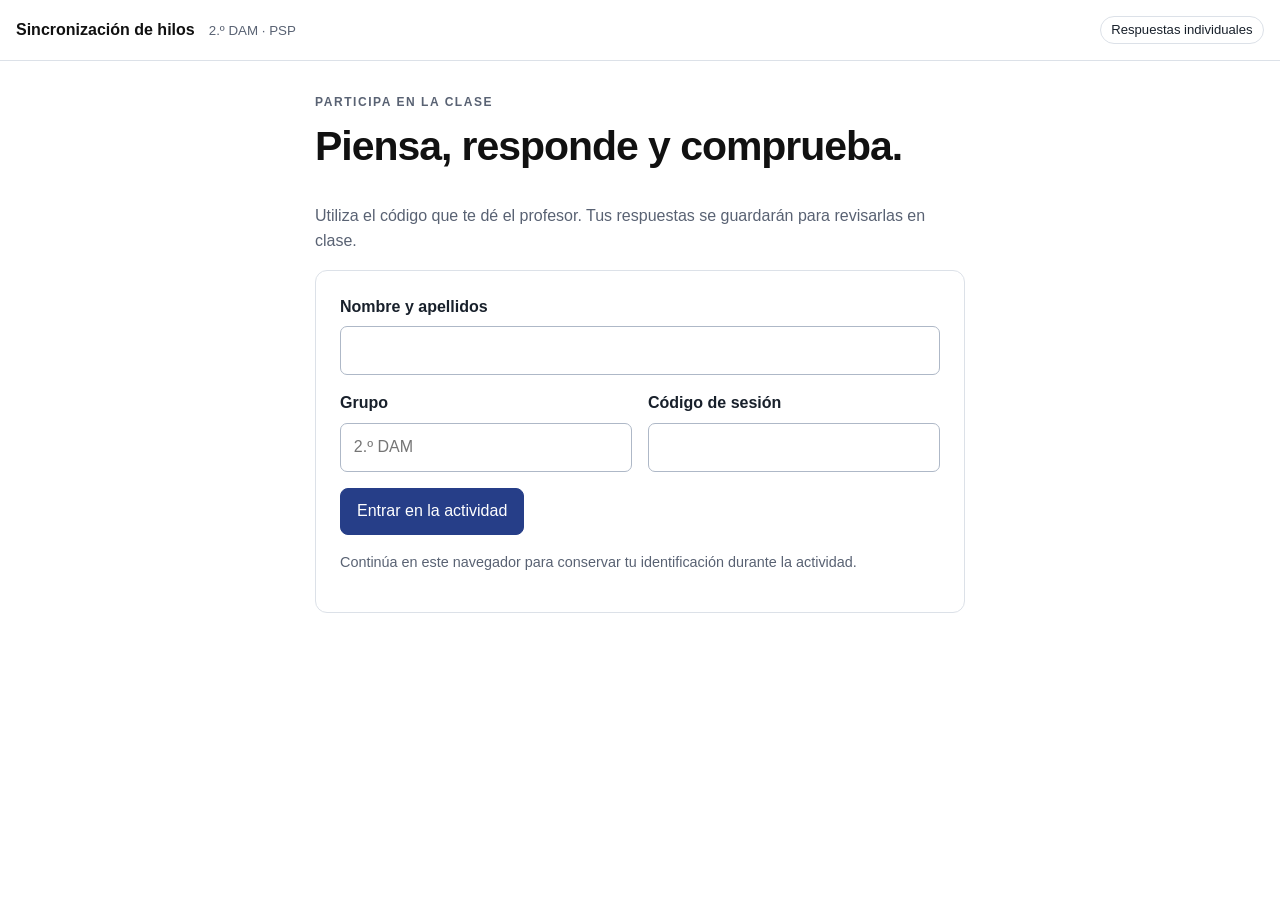
<file: 2627/20261106/alumnado.html>
<!doctype html><html lang="es"><head><meta charset="utf-8"><meta name="viewport" content="width=device-width,initial-scale=1"><title>Respuestas · Sincronización de hilos</title><meta name="description" content="Actividades individuales de sincronización de hilos en Python."><link rel="stylesheet" href="assets/app.css"><script defer src="vendor/supabase-2.119.0.js"></script><script defer src="config.js"></script><script defer src="data/questions.js"></script><script defer src="assets/common.js"></script><script defer src="assets/api.js"></script><script defer src="assets/student.js"></script></head>
<body><header class="site-header"><div class="brand">Sincronización de hilos <small>2.º DAM · PSP</small></div><span class="pill">Respuestas individuales</span></header><main class="container">
<section id="join-view" class="narrow" style="margin:auto"><div class="eyebrow">Participa en la clase</div><h1>Piensa, responde y comprueba.</h1><p class="muted">Utiliza el código que te dé el profesor. Tus respuestas se guardarán para revisarlas en clase.</p><form id="join-form" class="panel"><div class="field"><label for="student-name">Nombre y apellidos</label><input id="student-name" name="name" autocomplete="name" minlength="2" maxlength="80" required></div><div class="two-col"><div class="field"><label for="student-group">Grupo</label><input id="student-group" name="group" placeholder="2.º DAM" maxlength="40" required></div><div class="field"><label for="session-code">Código de sesión</label><input id="session-code" name="code" autocapitalize="characters" autocomplete="off" maxlength="16" required></div></div><button class="primary" type="submit" id="join-button">Entrar en la actividad</button><p class="auth-note">Continúa en este navegador para conservar tu identificación durante la actividad.</p><div id="join-message" class="hidden" role="status" aria-live="polite"></div></form></section>
<section id="activity-view" hidden><div class="row between"><div><div class="eyebrow" id="student-greeting"></div><h1 id="activity-title">Actividad de clase</h1></div><button id="change-session" class="small">Cambiar de sesión</button></div><p id="connection-status" class="status" aria-live="polite"></p><div id="activity-message" class="hidden" role="status"></div><nav id="block-tabs" class="blocks" aria-label="Bloques de preguntas"></nav><div id="block-description"></div><div id="questions"></div></section>
<noscript><p class="banner error">Activa JavaScript para responder a la actividad.</p></noscript></main></body></html>
</file>
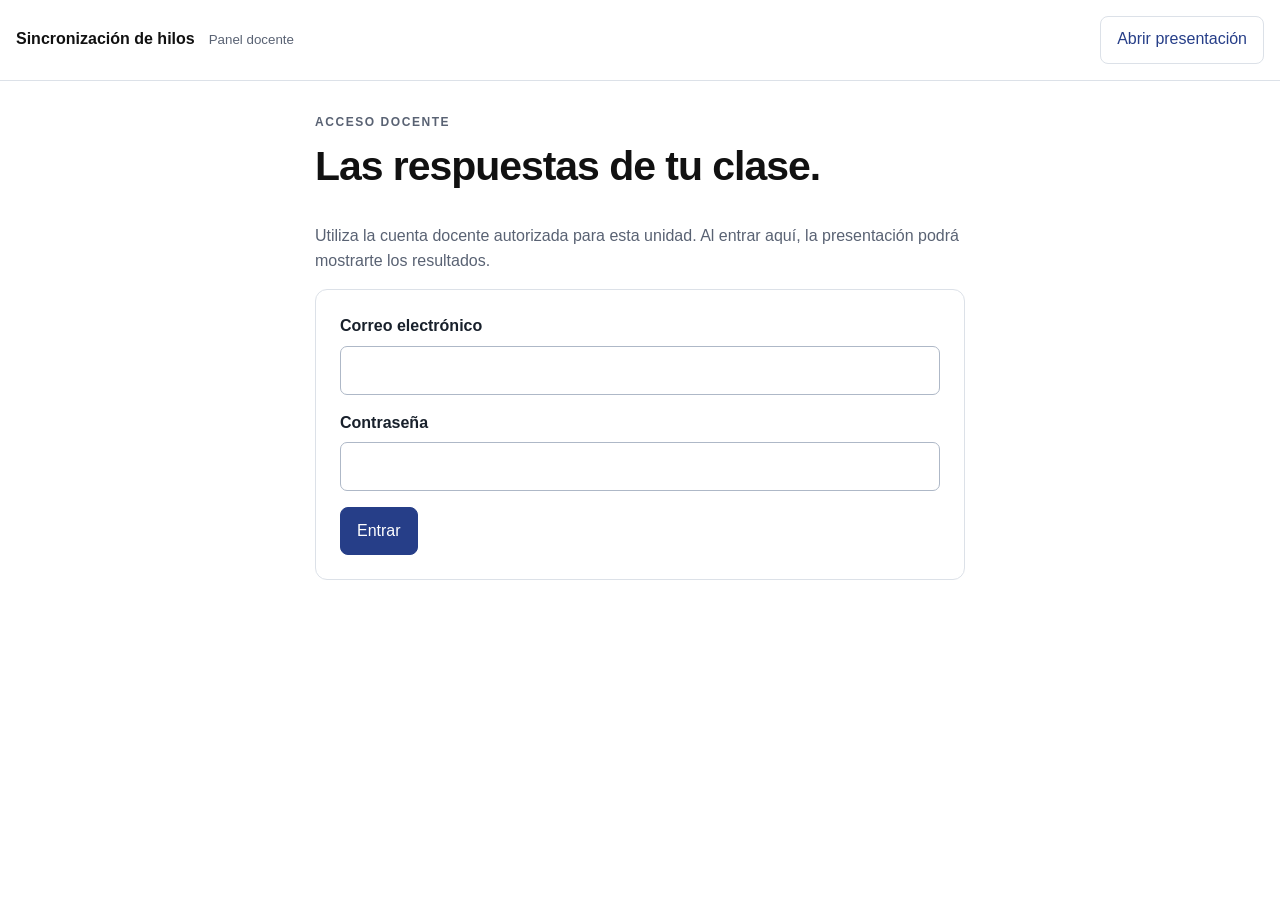
<file: 2627/20261106/docente.html>
<!doctype html><html lang="es"><head><meta charset="utf-8"><meta name="viewport" content="width=device-width,initial-scale=1"><title>Panel docente · Sincronización de hilos</title><meta name="robots" content="noindex"><link rel="stylesheet" href="assets/app.css"><script defer src="vendor/supabase-2.119.0.js"></script><script defer src="config.js"></script><script defer src="data/questions.js"></script><script defer src="assets/common.js"></script><script defer src="assets/api.js"></script><script defer src="assets/teacher.js"></script></head>
<body><header class="site-header"><a class="brand" href="index.html">Sincronización de hilos <small>Panel docente</small></a><div class="row"><a class="link-button" href="index.html" target="_blank" rel="noopener">Abrir presentación</a><button id="logout" class="small" hidden>Cerrar sesión</button></div></header><main class="container">
<section id="login-view" class="narrow" style="margin:auto"><div class="eyebrow">Acceso docente</div><h1>Las respuestas de tu clase.</h1><p class="muted">Utiliza la cuenta docente autorizada para esta unidad. Al entrar aquí, la presentación podrá mostrarte los resultados.</p><form id="login-form" class="panel"><div class="field"><label for="teacher-email">Correo electrónico</label><input type="email" id="teacher-email" autocomplete="username" required></div><div class="field"><label for="teacher-password">Contraseña</label><input type="password" id="teacher-password" autocomplete="current-password" required></div><button type="submit" class="primary" id="login-button">Entrar</button><div id="login-message" class="hidden" role="status"></div></form></section>
<section id="dashboard-view" hidden><div class="row between"><div><div class="eyebrow">Seguimiento de la clase</div><h1>Sincronización de hilos</h1></div><button id="new-session" class="primary">Nueva sesión</button></div><div class="panel"><div class="two-col"><div><label for="session-select">Sesión</label><select id="session-select"></select><p class="small-text muted" id="session-meta"></p></div><div><div class="row between"><div><span class="small-text muted">Código para el alumnado</span><div id="teacher-session-code" class="session-code">—</div></div><button id="copy-student-link" class="small">Copiar enlace de alumnado</button></div><p class="small-text muted">El código identifica esta sesión. Cada nueva sesión empieza sin respuestas y conserva el historial anterior.</p></div></div></div>
<div id="dashboard-message" class="hidden" role="status"></div><div class="row between"><p class="status" id="refresh-status" aria-live="polite"></p><div class="row"><button id="refresh" class="small">Actualizar</button><button id="export-csv" class="small">Exportar respuestas CSV</button></div></div><nav class="blocks" id="teacher-blocks" aria-label="Bloques"></nav><section id="block-controls" class="panel"></section><div class="two-col"><div class="field"><label for="group-filter">Grupo</label><select id="group-filter"><option value="">Todos los grupos</option></select></div><div class="field"><label for="name-filter">Buscar alumno/a</label><input id="name-filter" type="search" placeholder="Nombre o apellido"></div></div><div id="stats" class="stats"></div><div class="split-tabs" role="tablist" aria-label="Vista de resultados"><button id="tab-students" role="tab" aria-selected="true">Por alumno/a</button><button id="tab-questions" role="tab" aria-selected="false">Por pregunta</button></div><section id="students-panel"></section><section id="questions-panel" hidden></section></section>
<dialog id="new-session-dialog"><form id="new-session-form"><div class="eyebrow">Nueva sesión</div><h2>Empezar otra clase</h2><p>Se cerrará la sesión activa. Sus respuestas quedarán disponibles en el historial.</p><div class="field"><label for="new-session-label">Nombre de la sesión</label><input id="new-session-label" maxlength="100" required placeholder="2.º DAM · Hilos · Sesión 1"></div><div class="row"><button type="submit" class="primary">Crear sesión</button><button type="button" id="cancel-new">Cancelar</button></div><div id="new-session-message" class="hidden" role="status"></div></form></dialog><dialog id="student-detail"><div id="student-detail-content"></div><button id="close-detail">Cerrar detalle</button></dialog><noscript><p class="banner error">Activa JavaScript para utilizar el panel.</p></noscript></main></body></html>
</file>
<file: 2627/20261023/manual.css>
:root{--ink:#24372d;--muted:#69746a;--line:#dfe4d8;--paper:#fafbf6;--accent:#dcebab;--mono:Consolas,'Liberation Mono',monospace}*{box-sizing:border-box}body{margin:0;background:#f2f4ec;color:var(--ink);font:15px/1.7 system-ui,-apple-system,'Segoe UI',sans-serif}button,input,textarea{font:inherit}button,a,input,textarea,summary{-webkit-tap-highlight-color:transparent}button,summary{cursor:pointer}button:disabled{cursor:default;opacity:.5}[hidden]{display:none!important}a{color:inherit}button:focus-visible,a:focus-visible,input:focus-visible,textarea:focus-visible,summary:focus-visible,[tabindex]:focus-visible{outline:3px solid #6b8c46;outline-offset:3px}h1,h2,h3,p{margin:0}h1{font-size:clamp(28px,3.2vw,40px);line-height:1.2;letter-spacing:-1.3px}h2{font-size:20px;line-height:1.4;letter-spacing:-.35px}code,pre{font-family:var(--mono)}code{font-size:.92em}.skip-link{position:fixed;top:-100px;left:12px;z-index:100;background:white;padding:12px}.skip-link:focus{top:10px}.topbar{height:68px;position:sticky;top:0;z-index:20;display:flex;align-items:center;justify-content:space-between;gap:16px;padding:0 28px;background:#fffef9;border-bottom:1px solid var(--line)}.brand-group{display:flex;align-items:center;gap:22px}.brand{display:flex;align-items:center;gap:6px;font-size:22px;font-weight:750;text-decoration:none;letter-spacing:-1px}.brand>span:last-child{font-weight:500}.brand-mark{display:grid;place-items:center;width:33px;height:33px;margin-right:4px;border-radius:9px;color:var(--accent);background:var(--ink);font:700 23px var(--mono)}.header-label{font:10px var(--mono);letter-spacing:1.5px;color:var(--muted)}.button{display:inline-flex;justify-content:center;align-items:center;gap:6px;min-height:40px;padding:9px 15px;border-radius:8px;border:1px solid #cbd5bf;font-size:13px;font-weight:600;line-height:1.5;text-decoration:none}.primary{background:var(--ink);border-color:var(--ink);color:#fff}.primary:hover{background:#38513c}.secondary{background:var(--paper);color:var(--ink)}.secondary:hover{background:#e9efdc}.layout{display:grid;grid-template-columns:235px minmax(0,1fr);max-width:1500px;margin:auto}.sidebar{position:sticky;top:68px;height:calc(100dvh - 68px);padding:24px 16px;overflow:auto;border-right:1px solid var(--line);background:#f8f9f2;scrollbar-width:auto;scrollbar-color:#a3b394 #edf0e7}.eyebrow{font:10px/1.6 var(--mono);font-weight:600;letter-spacing:1.2px;color:#6a7b57}.sidebar h2{font-size:19px;margin:4px 0 6px}.sidebar-intro{font-size:12px;color:var(--muted);line-height:1.6;margin-bottom:18px}.lesson-link{display:flex;gap:11px;align-items:center;width:100%;min-height:45px;padding:8px 10px;margin:3px 0;border:1px solid transparent;border-radius:8px;background:none;color:var(--ink);text-align:left}.lesson-link .number{flex:0 0 22px;font:11px var(--mono);color:#6d7b60}.lesson-link strong{flex:1;font-size:12px;line-height:1.4;font-weight:550}.lesson-link.active{background:#e5eecd;border-color:#d3dfb9}.lesson-link.active strong{font-weight:700}.lesson-link:hover{background:#eaf0de}.checked{font-size:13px;color:#608045}.nav-label{font:9px/1.5 var(--mono);letter-spacing:1px;color:#7a826f;margin:16px 10px 5px}.sidebar-note{font-size:11px;line-height:1.65;color:var(--muted);padding:17px 10px 12px}.source-link{font-size:11px;margin-left:10px;color:#647a4b}.main{width:100%;max-width:1080px;padding:24px 40px 18px;margin:0 auto;min-width:0}.identity{display:flex;align-items:end;gap:20px;padding-bottom:20px;border-bottom:1px solid var(--line);margin-bottom:28px}.identity label{font-size:11px;font-weight:650;display:block;max-width:330px;width:100%}.identity input{display:block;width:100%;padding:8px 11px;margin-top:6px;border:1px solid #cdd6c2;border-radius:7px;background:#fffef9;font-size:13px;color:var(--ink)}.identity p{font-size:10px;line-height:1.5;color:var(--muted);padding-bottom:8px;max-width:230px}.lesson-header .eyebrow{margin-bottom:9px}.lead{margin-top:16px;font-size:16px;line-height:1.8;color:#526351;max-width:800px}.explanation{margin:25px 0 30px;padding:22px 25px;border:1px solid #dce4d0;border-radius:12px;background:#f9fbf2}.explanation h2{font-size:16px;margin-bottom:12px}.explanation ul{padding-left:19px;margin:0}.explanation li{padding-left:3px;margin:8px 0;font-size:14px;line-height:1.8}.section-heading{display:flex;justify-content:space-between;align-items:center;gap:12px;margin-bottom:13px}.code-actions{display:flex;gap:8px}.code-actions .button{font-size:11px;min-height:35px;padding:7px 11px}.code-panel{border-radius:12px;background:#1e2b27;overflow:hidden;color:#e2e9de;border:1px solid #37443b}.file-bar{padding:10px 20px;background:#283630;border-bottom:1px solid #3b4b3f;font:12px var(--mono);color:#becbab}.code-panel pre{margin:0;padding:21px 22px;overflow:auto;font:12px/1.85 var(--mono);tab-size:4}.code-panel code{font:inherit}.tok-comment{color:#9caf91}.tok-string{color:#dfc58c}.tok-keyword{color:#d1b9e1}.tok-number{color:#c9de9b}.tok-built{color:#9fc9b8}.practice{margin-top:31px}.practice>p{margin:13px 0 18px;font-size:14px;line-height:1.8}.command{display:flex;align-items:center;justify-content:space-between;gap:15px;padding:15px 18px;background:#e8eede;border:1px solid #d5dfc6;border-radius:9px}.command small{display:block;font-size:10px;color:#69785c;margin-bottom:5px}.command code{font-size:13px;overflow-wrap:anywhere}.command .button{min-height:32px;font-size:11px}.help{margin:13px 0 22px;font-size:12px}.help summary{color:#62774a;text-decoration:underline;text-underline-offset:3px}.help p{padding-top:12px;color:#63705c;font-size:13px;line-height:1.8}.field-label{display:block;margin:18px 0 8px;font-size:13px;font-weight:650}textarea{width:100%;resize:vertical;min-height:90px;display:block;padding:13px 15px;border:1px solid #c9d4bd;border-radius:8px;background:#fffef9;color:var(--ink);font:13px/1.75 var(--mono)}.validate{margin-top:12px}.feedback{margin-top:17px;padding:17px 19px;border-radius:9px;border:1px solid #d1b7a0;background:#fff3e7;color:#7a4b2d}.feedback.success{border-color:#bbce9e;background:#eaf3dc;color:#3f6031}.feedback strong{font-size:14px}.feedback p,.feedback li{font-size:13px;line-height:1.7;margin-top:6px}.feedback ul{margin-bottom:0;padding-left:18px}.history,.notes{margin-top:19px;border-top:1px solid var(--line);padding-top:17px;font-size:13px}.history summary,.notes summary{font-weight:600}.history article{padding:14px 0;border-bottom:1px solid var(--line)}.history pre{font-size:11px;white-space:pre-wrap;overflow-wrap:anywhere;background:#edf0e5;padding:12px;border-radius:6px}.history p{font-size:12px;color:var(--muted)}.notes summary>span{font-size:11px;font-weight:400;color:var(--muted);margin-left:8px}.takeaway{margin:28px 0 22px;border-left:3px solid #9db573;padding:3px 0 3px 17px}.takeaway>span{font:9px var(--mono);letter-spacing:1px;color:#6a7f4a}.takeaway p{font-size:14px;line-height:1.8;margin-top:7px}.challenge{padding:21px 24px;border:1px solid #d2dcbf;border-radius:10px;background:#f9fbf0;font-size:14px}.challenge p+p{margin-top:12px}.challenge strong{display:block;margin-top:18px;font-size:13px}.challenge pre{padding:14px;background:#eaf0dc;border-radius:7px;font-size:12px;overflow:auto;line-height:1.8}.challenge p:last-child{font-size:12px;color:var(--muted)}.page-navigation{display:flex;align-items:center;justify-content:space-between;gap:12px;margin:30px 0}.page-navigation>span{font:11px var(--mono);color:var(--muted)}.footer{border-top:1px solid var(--line);padding-top:18px;display:flex;justify-content:space-between;gap:20px;font-size:10px;color:var(--muted)}.footer a{color:#5e7645}dialog{width:min(690px,calc(100vw - 30px));max-height:calc(100dvh - 40px);padding:29px;border:1px solid #cdd6c0;border-radius:14px;background:#fafbf5;color:var(--ink);overflow:auto}dialog::backdrop{background:#26372c66;backdrop-filter:blur(3px)}dialog h2{font-size:27px;margin:8px 0 14px}dialog p{font-size:13px;line-height:1.8;margin-top:12px}.close-button{float:right;width:32px;height:32px;border:0;background:#e9eede;color:var(--ink);font-size:24px;border-radius:50%}.download-actions{display:flex;gap:10px;flex-wrap:wrap;margin-top:23px}.disabled{opacity:.55;pointer-events:none}.muted{color:var(--muted);font-size:11px!important}.delivery-note{padding:13px 15px;background:#eaf0de;border-radius:8px}.backup-options{margin-top:25px;padding-top:18px;border-top:1px solid var(--line);font-size:12px}.backup-options .button{margin-top:12px;font-size:11px}.import-label{display:block;margin-top:15px;font-weight:600}.import-label input{display:block;max-width:100%;margin-top:8px;font-size:12px}.toast{position:fixed;bottom:24px;left:50%;transform:translateX(-50%);max-width:calc(100vw - 30px);background:var(--ink);color:white;padding:12px 19px;border-radius:9px;font-size:13px;z-index:100}.menu-toggle,.menu-backdrop{display:none}noscript{display:block;padding:20px;background:#fff0df}@media(max-height:750px){.sidebar{padding-top:16px}.sidebar-intro{margin-bottom:12px}.sidebar-note{padding-top:11px}.lesson-link{min-height:43px;margin:1px 0}.nav-label{margin-top:11px}}@media(max-width:950px){.main{padding:22px 26px}.layout{grid-template-columns:218px minmax(0,1fr)}.sidebar{padding-left:10px;padding-right:10px}.header-label{display:none}.brand-group{gap:12px}}@media(max-width:740px){.topbar{height:62px;padding:0 15px}.topbar .button{min-height:36px;padding:8px 11px;font-size:11px}.brand{font-size:20px}.brand-mark{width:28px;height:28px;font-size:20px}.layout{display:block}.menu-toggle{display:block;border:0;background:transparent;color:var(--ink);padding:8px 2px;font-size:12px}.sidebar{position:fixed;top:62px;left:0;width:240px;height:calc(100dvh - 62px);z-index:30;transform:translateX(-102%);visibility:hidden;padding:20px 15px}.sidebar.open{transform:translateX(0);visibility:visible;box-shadow:12px 0 25px #24372d25}.menu-backdrop{display:block;position:fixed;inset:62px 0 0;z-index:25;border:0;background:#24372d44}.main{padding:20px}.identity{margin-bottom:22px;align-items:start;gap:10px}.identity label{width:100%}.identity p{display:none}.explanation{padding:18px}.explanation li{font-size:13px}.lead{font-size:15px}.section-heading{align-items:start;flex-direction:column}.code-panel pre{font-size:11px;padding:16px}.notes summary>span{display:block;margin:5px 0 0}.footer{display:block}.footer a{display:block;margin-top:8px}.page-navigation .button{padding:9px 12px;font-size:12px}dialog{padding:22px}.header-label{display:none}}@media(prefers-reduced-motion:no-preference){button,a{transition:background-color .15s}.sidebar{transition:transform .15s}}@media print{.topbar,.sidebar,.identity,.code-actions,.menu-backdrop,.page-navigation,.footer{display:none}.layout{display:block}.main{padding:0;max-width:none}.code-panel{background:white;color:black}.tok-comment,.tok-string,.tok-keyword,.tok-number,.tok-built{color:black}}
</file>
<file: 2627/20261106/assets/app.css>
:root{color-scheme:light;--ink:#18202b;--muted:#596273;--line:#dce1e8;--soft:#f4f6f9;--blue:#263e88;--green:#136343;--red:#a52a39;--amber:#805000;--radius:12px;font-family:Arial,Helvetica,sans-serif}
*{box-sizing:border-box}body{margin:0;background:#fff;color:var(--ink);line-height:1.55}button,input,select,textarea{font:inherit}button,a,input,select,textarea{touch-action:manipulation}button{cursor:pointer}button:disabled{cursor:not-allowed;opacity:.55}a{color:var(--blue)}button:focus-visible,a:focus-visible,input:focus-visible,select:focus-visible,textarea:focus-visible{outline:3px solid #8aa4f1;outline-offset:3px}button{border:1px solid var(--line);border-radius:8px;background:#fff;padding:.65rem 1rem;color:var(--ink)}button.primary{background:var(--blue);border-color:var(--blue);color:white}button.danger{color:var(--red)}button.small{padding:.35rem .65rem;font-size:.9rem}h1,h2,h3,p{margin-top:0}h1{font-size:clamp(1.8rem,3.2vw,2.6rem);line-height:1.18;letter-spacing:-.025em}h2{font-size:1.4rem;line-height:1.3}h3{font-size:1.08rem}h1,h2,h3{color:#111}p:last-child{margin-bottom:0}code,pre{font-family:Consolas,'Courier New',monospace}code{background:#f0f2f6;padding:.1em .22em;border-radius:3px}pre{background:#f5f6f8;border:1px solid var(--line);border-radius:8px;padding:1rem;line-height:1.5;overflow:auto;color:#171a20;tab-size:4;white-space:pre;font-size:.94rem}pre code{padding:0;background:none}label{display:block;font-weight:600;margin-bottom:.4rem}input,select,textarea{width:100%;border:1px solid #aeb8c7;border-radius:7px;padding:.7rem .8rem;background:#fff;color:var(--ink)}textarea{resize:vertical;min-height:100px}.field{margin-bottom:1rem}.muted{color:var(--muted)}.small-text{font-size:.88rem}.eyebrow{text-transform:uppercase;letter-spacing:.13em;font-size:.75rem;font-weight:700;color:var(--muted);margin-bottom:.65rem}.site-header{border-bottom:1px solid var(--line);padding:1rem max(1rem,calc((100vw - 1280px)/2));display:flex;align-items:center;justify-content:space-between;gap:1rem}.site-header .brand{font-weight:700;color:#111;text-decoration:none}.site-header .brand small{font-weight:400;color:var(--muted);margin-left:.6rem}.container{max-width:1280px;margin:auto;padding:2rem 1.2rem 4rem}.narrow{max-width:650px}.panel{border:1px solid var(--line);padding:1.5rem;border-radius:var(--radius);background:#fff;margin-bottom:1.3rem}.row{display:flex;align-items:center;gap:.7rem;flex-wrap:wrap}.row.between{justify-content:space-between}.stack{display:grid;gap:1rem}.two-col{display:grid;grid-template-columns:1fr 1fr;gap:1rem}.hidden,[hidden]{display:none!important}.banner{border:1px solid var(--line);border-left:4px solid var(--blue);padding:.85rem 1rem;margin:1rem 0;background:#f7f9ff;border-radius:6px}.banner.error{border-left-color:var(--red);background:#fff6f7}.banner.success{border-left-color:var(--green);background:#f3fbf7}.status{font-size:.9rem;color:var(--muted);min-height:1.4em}.pill{display:inline-flex;align-items:center;gap:.35rem;border:1px solid var(--line);border-radius:99px;padding:.18rem .65rem;font-size:.82rem;background:#fff;white-space:nowrap}.pill.ok{color:var(--green);background:#eff9f3;border-color:#b9dcc9}.pill.bad{color:var(--red);background:#fff3f3;border-color:#ecc2c8}.pill.partial{color:var(--amber);background:#fff8ec;border-color:#e8d2a9}.stats{display:grid;grid-template-columns:repeat(4,1fr);gap:.8rem;margin:1rem 0}.stat{border:1px solid var(--line);border-radius:9px;padding:1rem}.stat strong{display:block;font-size:1.9rem;line-height:1.15}.stat span{display:block;color:var(--muted);font-size:.86rem;margin-top:.3rem}.blocks{display:flex;gap:.5rem;overflow:auto;padding:.3rem 0 1rem}.blocks button{white-space:nowrap}.blocks button.active{background:var(--blue);border-color:var(--blue);color:white}.question{border:1px solid var(--line);border-radius:var(--radius);padding:1.5rem;margin-bottom:1.2rem}.question .question-number{font-size:.8rem;letter-spacing:.06em;text-transform:uppercase;color:var(--muted);margin-bottom:.8rem}.question h3{font-size:1.17rem}.question .context{color:#3d4654}.option{display:flex;align-items:flex-start;gap:.7rem;border:1px solid var(--line);border-radius:8px;padding:.85rem 1rem;margin:.5rem 0;font-weight:400;cursor:pointer}.option:has(input:checked){border-color:var(--blue);background:#f2f5ff}.option input{width:1.1rem;height:1.1rem;margin:.2rem 0 0;flex:none}.option .letter{font-weight:700;min-width:1.2rem}.blank-fields{display:grid;grid-template-columns:repeat(auto-fit,minmax(180px,1fr));gap:1rem}.blank-fields input{font-family:Consolas,'Courier New',monospace}.question-actions{display:flex;gap:.9rem;align-items:center;margin-top:1rem;flex-wrap:wrap}.feedback{padding:1rem;border-left:4px solid var(--green);background:#f2faf6;margin-top:1rem}.feedback.incorrect{border-color:var(--red);background:#fff5f5}.table-wrap{overflow:auto;border:1px solid var(--line);border-radius:8px}table{width:100%;border-collapse:collapse;font-size:.92rem}th,td{text-align:left;padding:.7rem .85rem;border-bottom:1px solid var(--line);vertical-align:top}th{background:#f4f6f8;font-weight:700}tbody tr:last-child td{border-bottom:0}tbody tr:hover{background:#fafbfc}.name-button{border:0;padding:0;color:var(--blue);background:none;text-align:left;font-weight:600}.answer-text{white-space:pre-wrap;word-break:break-word;max-width:30rem}.metric-row{display:grid;grid-template-columns:minmax(150px,1fr) 2fr 45px;gap:.8rem;align-items:center;margin:.8rem 0}.bar-track{height:13px;border-radius:4px;background:#edf0f5;overflow:hidden}.bar-fill{height:100%;background:#415a99;border-radius:4px}.bar-fill.correct{background:var(--green)}.session-code{font-family:Consolas,monospace;font-size:1.4rem;font-weight:700;letter-spacing:.12em}.split-tabs{display:flex;gap:.5rem;border-bottom:1px solid var(--line);margin:1rem 0;padding-bottom:.65rem}.split-tabs button[aria-selected=true]{border-color:var(--blue);color:var(--blue);font-weight:700}.sr-only{position:absolute;width:1px;height:1px;padding:0;margin:-1px;overflow:hidden;clip:rect(0,0,0,0);white-space:nowrap;border:0}.empty{padding:2rem 1rem;text-align:center;color:var(--muted)}dialog{border:1px solid var(--line);border-radius:14px;padding:1.8rem;max-width:min(94vw,650px);width:100%;max-height:90vh;overflow:auto;box-shadow:0 12px 70px #17203222}dialog::backdrop{background:#15213366}.auth-note{font-size:.9rem;color:var(--muted);margin-top:1rem}.link-button{text-decoration:none;display:inline-flex;border:1px solid var(--line);border-radius:8px;padding:.65rem 1rem;align-items:center}.loading{color:var(--muted);padding:1.2rem 0}.footer-note{font-size:.85rem;color:var(--muted);border-top:1px solid var(--line);padding-top:1rem;margin-top:2rem}
@media(max-width:750px){.two-col{grid-template-columns:1fr}.stats{grid-template-columns:repeat(2,1fr)}.site-header .brand small{display:block;margin:0}.panel,.question{padding:1.1rem}.container{padding-top:1.3rem}.metric-row{grid-template-columns:1fr 1fr 35px}th,td{padding:.6rem}.site-header{align-items:flex-start}.site-header .row{justify-content:flex-end}}
</file>
